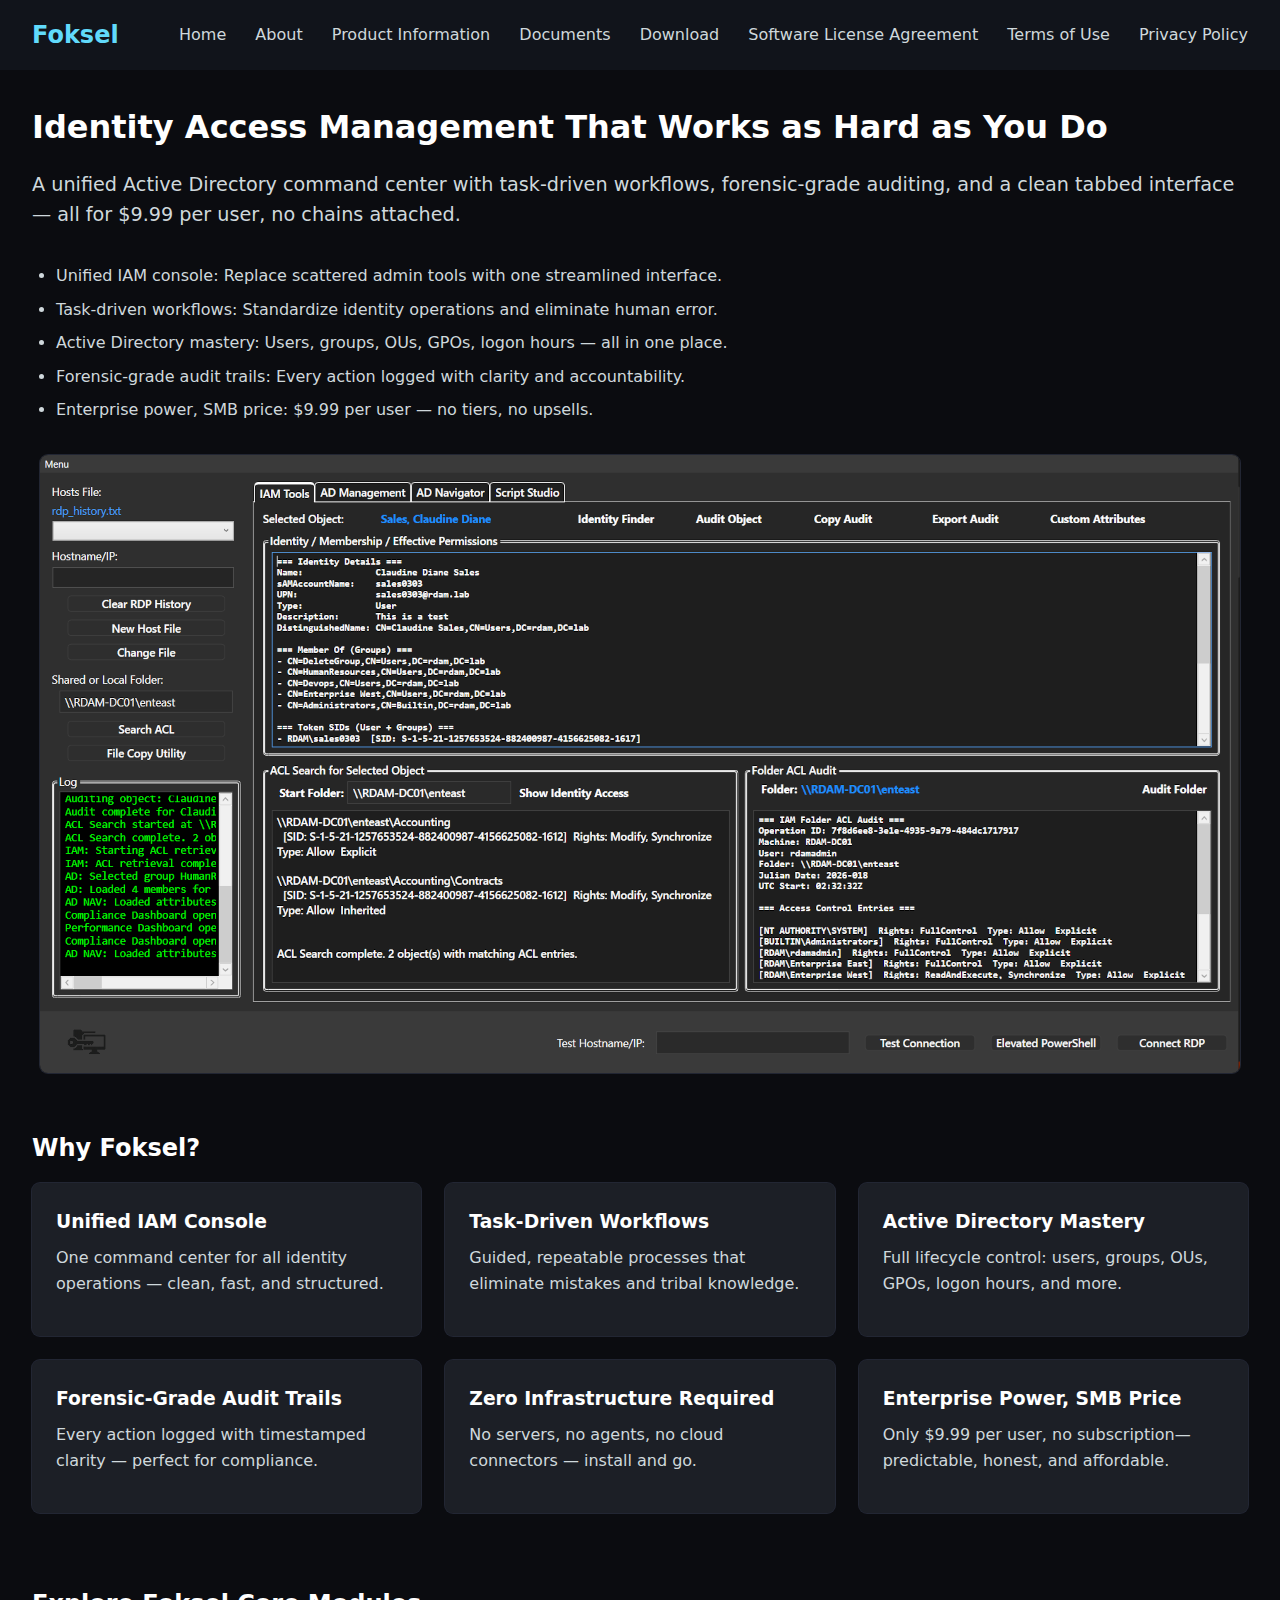
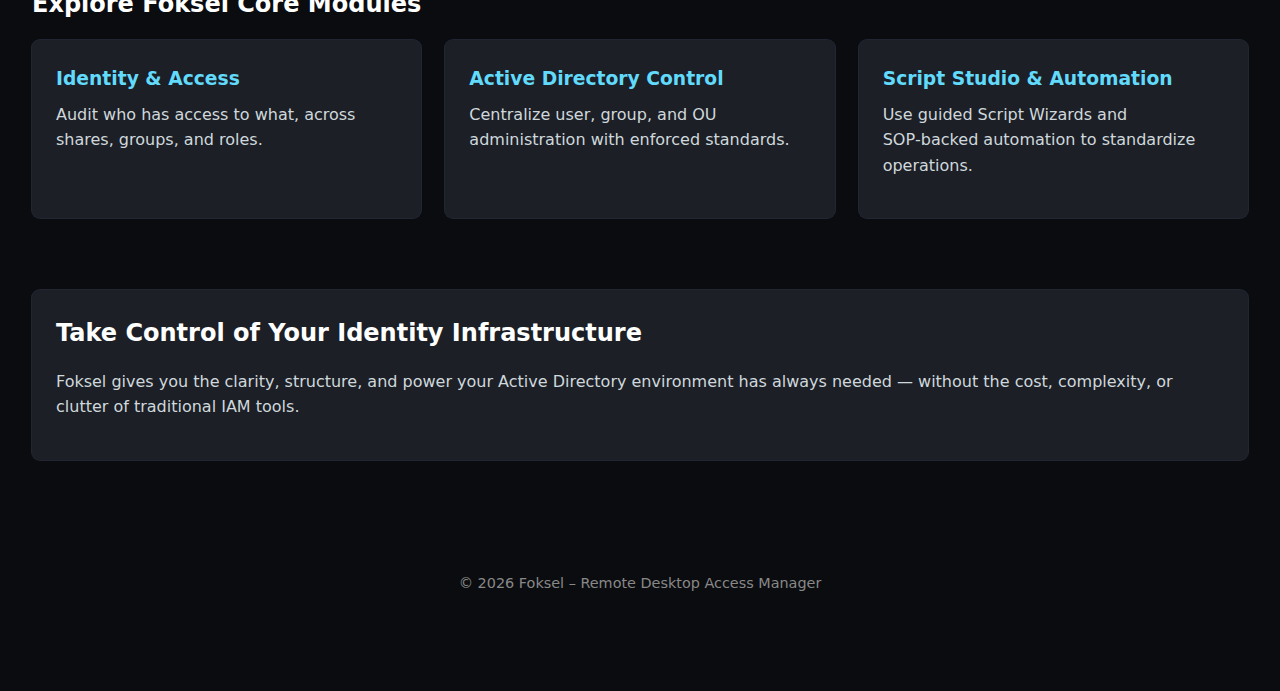
<file: index.html>
<!DOCTYPE html>
<html lang="en">
<head>
    <meta charset="UTF-8">
    <meta name="viewport" content="width=device-width, initial-scale=1.0">
    <title>Foksel – Identity Access Management That Works as Hard as You Do</title>
    <link rel="stylesheet" href="styles.css">
</head>
<body>

    <header>
        <div class="logo">Foksel</div>
        <nav>
            <a href="index.html">Home</a>
            <a href="about.html">About</a>
            <a href="products.html">Product Information</a>
            <a href="documents.html">Documents</a>
            <a href="download.html">Download</a>
            <a href="license.html">Software License Agreement</a> 
            <a href="terms-of-use.html">Terms of Use</a> 
            <a href="privacy.html">Privacy Policy</a>
        </nav>
    </header>

    <main>

        <!-- HERO SECTION -->
        <section class="section hero">
            <h1 class="hero-title">Identity Access Management That Works as Hard as You Do</h1>
            <p class="hero-subtitle">
                A unified Active Directory command center with task‑driven workflows, forensic‑grade auditing,
                and a clean tabbed interface — all for $9.99 per user, no chains attached.
            </p>

            <ul class="hero-points">
                <li>Unified IAM console: Replace scattered admin tools with one streamlined interface.</li>
                <li>Task‑driven workflows: Standardize identity operations and eliminate human error.</li>
                <li>Active Directory mastery: Users, groups, OUs, GPOs, logon hours — all in one place.</li>
                <li>Forensic‑grade audit trails: Every action logged with clarity and accountability.</li>
                <li>Enterprise power, SMB price: $9.99 per user — no tiers, no upsells.</li>
            </ul>
            <div class="hero-screenshot">
                <img src="images/ShowIdentityAccessScaled.png" alt="RDAM Identity Access Screenshot">
            </div>

        </section>


        <!-- VALUE PROPOSITION GRID -->
        <section class="section">
            <h2>Why Foksel?</h2>

            <div class="grid-3">
                <div class="card">
                    <h3>Unified IAM Console</h3>
                    <p>One command center for all identity operations — clean, fast, and structured.</p>
                </div>

                <div class="card">
                    <h3>Task‑Driven Workflows</h3>
                    <p>Guided, repeatable processes that eliminate mistakes and tribal knowledge.</p>
                </div>

                <div class="card">
                    <h3>Active Directory Mastery</h3>
                    <p>Full lifecycle control: users, groups, OUs, GPOs, logon hours, and more.</p>
                </div>
            </div>

            <div class="grid-3">
                <div class="card">
                    <h3>Forensic‑Grade Audit Trails</h3>
                    <p>Every action logged with timestamped clarity — perfect for compliance.</p>
                </div>

                <div class="card">
                    <h3>Zero Infrastructure Required</h3>
                    <p>No servers, no agents, no cloud connectors — install and go.</p>
                </div>

                <div class="card">
                    <h3>Enterprise Power, SMB Price</h3>
                    <p>Only $9.99 per user, no subscription— predictable, honest, and affordable.</p>
                </div>
            </div>
        </section>

        <!-- ORIGINAL 3-CARD FEATURE PREVIEW -->
        <section class="section">
            <h2>Explore Foksel Core Modules</h2>

            <div class="grid-3">

                <div class="card">
                    <h3><a href="products.html#identity-access" class="card-link-heading">Identity &amp; Access</a></h3>
                    <p>Audit who has access to what, across shares, groups, and roles.</p>
                </div>

                <div class="card">
                    <h3><a href="products.html#ad-control" class="card-link-heading">Active Directory Control</a></h3>
                    <p>Centralize user, group, and OU administration with enforced standards.</p>
                </div>

                <div class="card">
                    <h3><a href="products.html#script-studio" class="card-link-heading">Script Studio &amp; Automation</a></h3>
                    <p>Use guided Script Wizards and SOP‑backed automation to standardize operations.</p>
                </div>

            </div>
        </section>

        <!-- FINAL CALL TO ACTION -->
        <section class="section">
            <div class="card">
                <h2>Take Control of Your Identity Infrastructure</h2>
                <p>
                    Foksel gives you the clarity, structure, and power your Active Directory environment has always needed —
                    without the cost, complexity, or clutter of traditional IAM tools.
                </p>
                
            </div>
        </section>

    </main>

    <footer>
        &copy; <span id="year"></span> Foksel – Remote Desktop Access Manager
    </footer>

    <script>
        document.getElementById("year").textContent = new Date().getFullYear();
    </script>

</body>
</html>
</file>
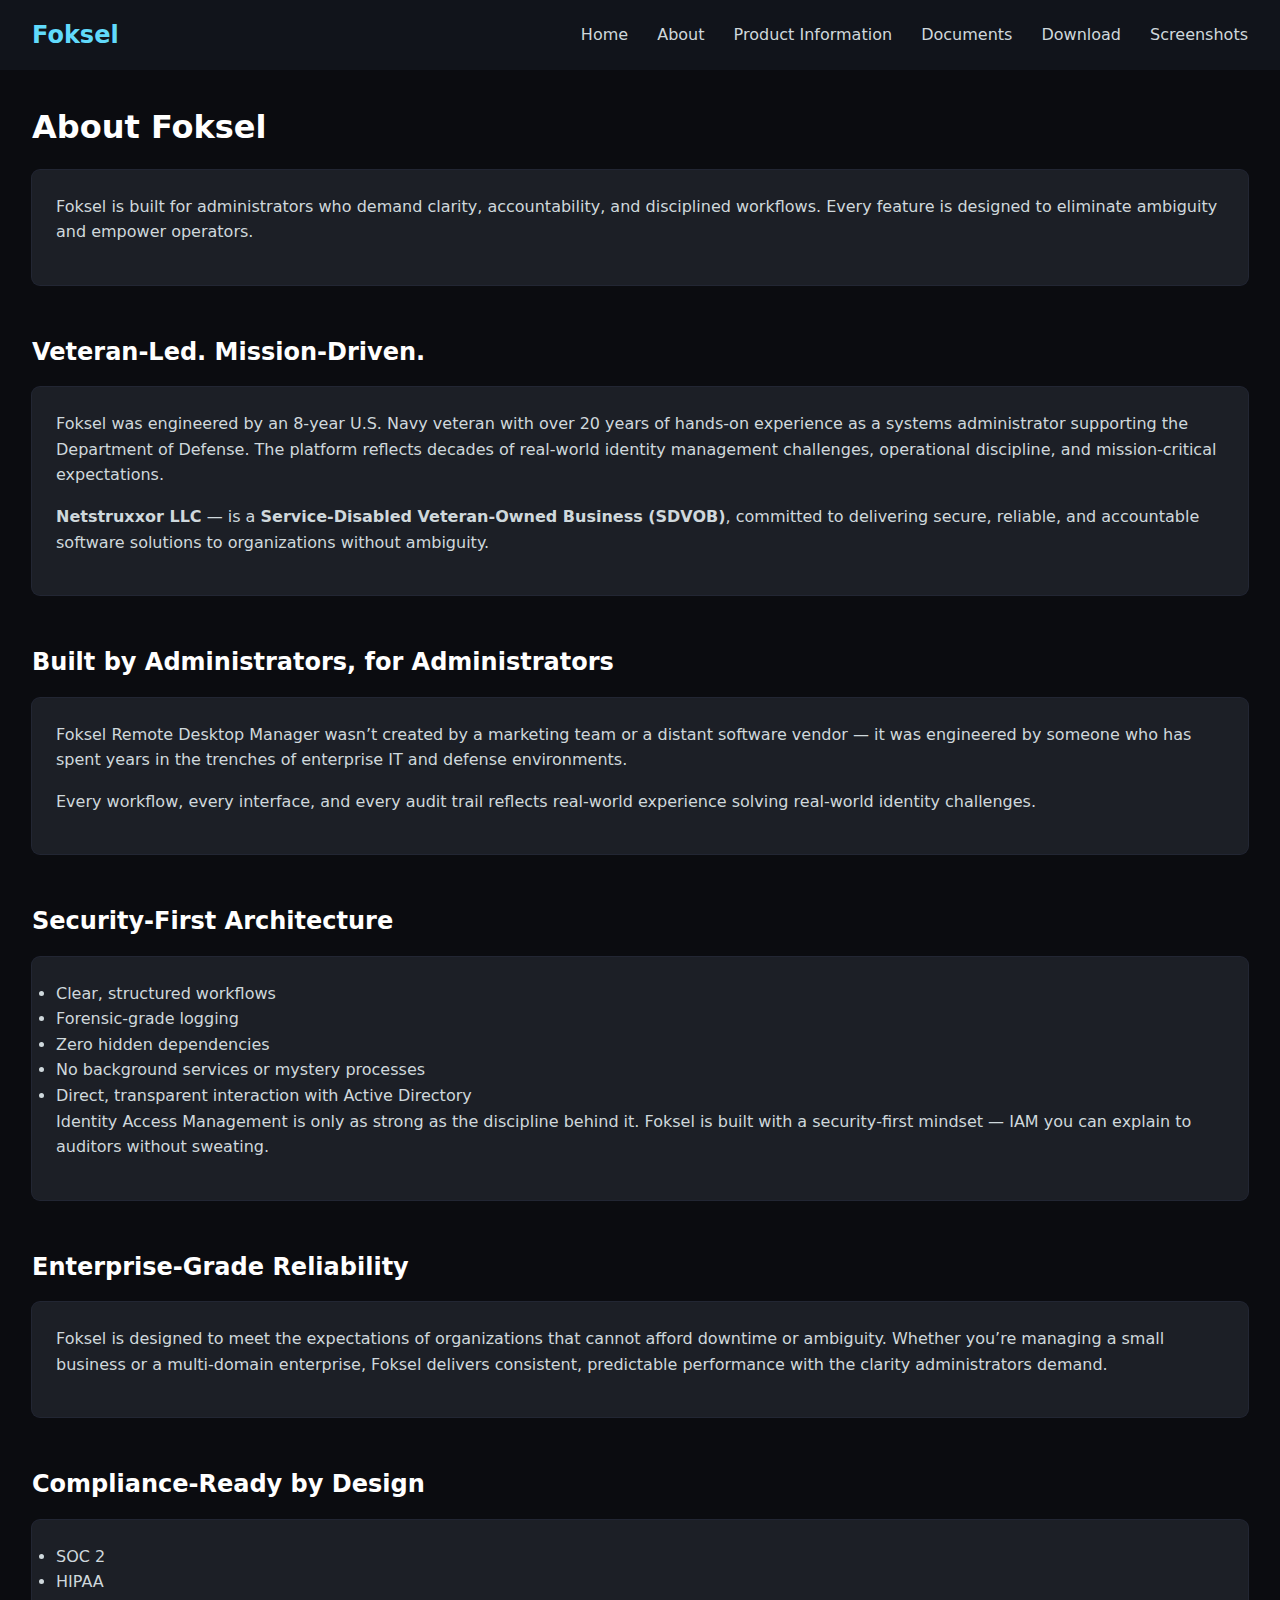
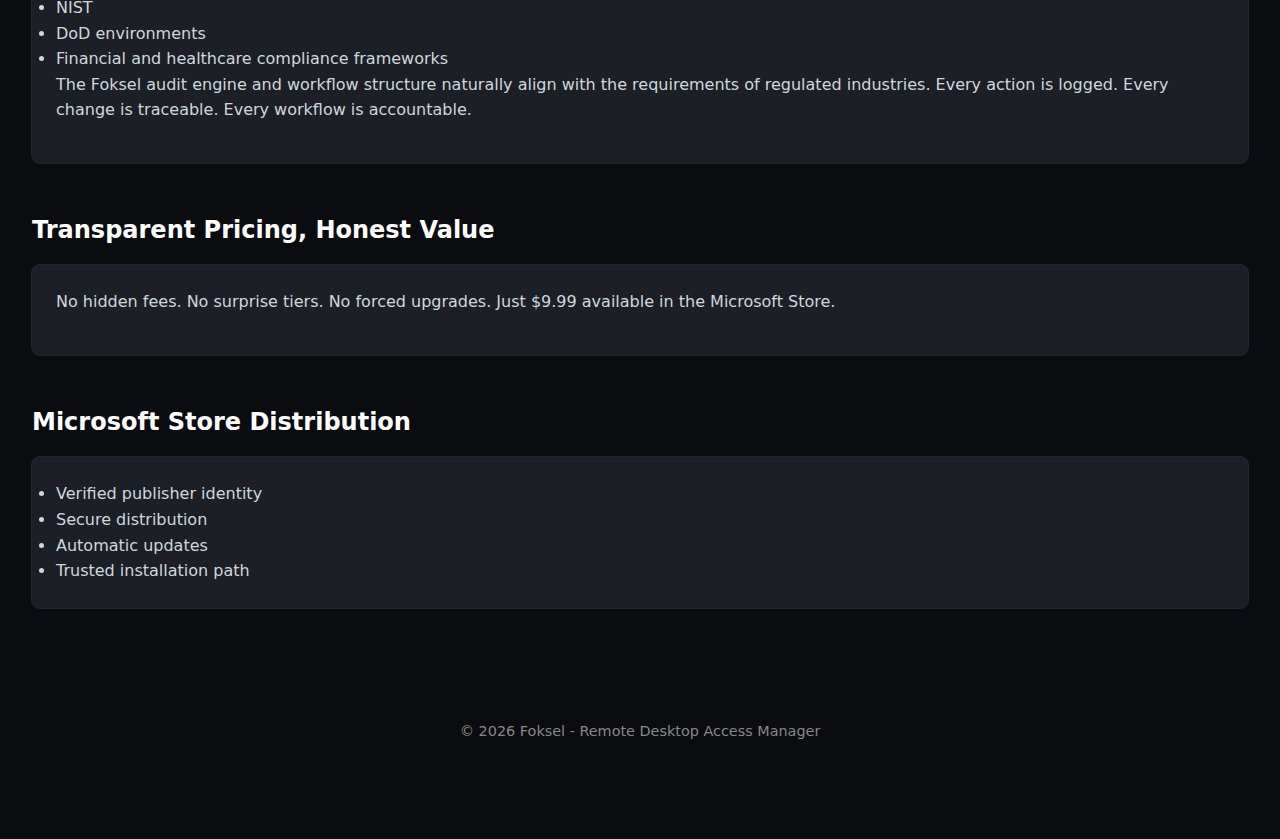
<file: about.html>
<!DOCTYPE html>
<html lang="en">
<head>
    <meta charset="UTF-8">
    <title>About Foksel</title>
    <link rel="stylesheet" href="styles.css">
</head>
<body>

    <header>
        <div class="logo">Foksel</div>
        <nav>
            <a href="index.html">Home</a>
            <a href="about.html">About</a>
            <a href="products.html">Product Information</a>
            <a href="documents.html">Documents</a>
            <a href="download.html">Download</a>
            <a href="screenshots.html">Screenshots</a>
        </nav>
    </header>

    <main>

        <!-- ABOUT Foksel -->
        <section class="section">
            <h1>About Foksel</h1>
            <div class="card">
                <p>
                    Foksel is built for administrators who demand clarity, accountability, and disciplined workflows.
                    Every feature is designed to eliminate ambiguity and empower operators.
                </p>
            </div>
        </section>

        <!-- FOUNDER BACKGROUND -->
        <section class="section">
            <h2>Veteran‑Led. Mission‑Driven.</h2>
            <div class="card">
                <p>
                    Foksel was engineered by an 8‑year U.S. Navy veteran with over 20 years of hands‑on experience as a
                    systems administrator supporting the Department of Defense. The platform reflects decades of real‑world
                    identity management challenges, operational discipline, and mission‑critical expectations.
                </p>
                <p>
                    <strong>Netstruxxor LLC</strong> — is a <strong>Service‑Disabled Veteran‑Owned Business (SDVOB)</strong>, 
                    committed to delivering secure,
                    reliable, and accountable software solutions to organizations without ambiguity.
                </p>
            </div>
        </section>

        <!-- TRUST & CREDIBILITY SECTION -->
        <section class="section">
            <h2>Built by Administrators, for Administrators</h2>
            <div class="card">
                <p>
                    Foksel Remote Desktop Manager wasn’t created by a marketing team or a distant software vendor — it was engineered by someone who
                    has spent years in the trenches of enterprise IT and defense environments.
                </p>
                <p>
                    Every workflow, every interface, and every audit trail reflects real‑world experience solving
                    real‑world identity challenges.
                </p>
            </div>
        </section>

        <section class="section">
            <h2>Security‑First Architecture</h2>
            <div class="card">
                <ul>
                    <li>Clear, structured workflows</li>
                    <li>Forensic‑grade logging</li>
                    <li>Zero hidden dependencies</li>
                    <li>No background services or mystery processes</li>
                    <li>Direct, transparent interaction with Active Directory</li>
                </ul>
                <p>
                    Identity Access Management is only as strong as the discipline behind it. Foksel is built with a
                    security‑first mindset — IAM you can explain to auditors without sweating.
                </p>
            </div>
        </section>

        <section class="section">
            <h2>Enterprise‑Grade Reliability</h2>
            <div class="card">
                <p>
                    Foksel is designed to meet the expectations of organizations that cannot afford downtime or ambiguity.
                    Whether you’re managing a small business or a multi‑domain enterprise, Foksel delivers consistent,
                    predictable performance with the clarity administrators demand.
                </p>
            </div>
        </section>

        <section class="section">
            <h2>Compliance‑Ready by Design</h2>
            <div class="card">
                <ul>
                    <li>SOC 2</li>
                    <li>HIPAA</li>
                    <li>NIST</li>
                    <li>DoD environments</li>
                    <li>Financial and healthcare compliance frameworks</li>
                </ul>
                <p>
                    The Foksel audit engine and workflow structure naturally align with the requirements of regulated industries.
                    Every action is logged. Every change is traceable. Every workflow is accountable.
                </p>
            </div>
        </section>

        <section class="section">
            <h2>Transparent Pricing, Honest Value</h2>
            <div class="card">
                <p>
                    No hidden fees. No surprise tiers. No forced upgrades. Just $9.99 available in the Microsoft Store.
                    
                </p>
            </div>
        </section>

        <section class="section">
            <h2>Microsoft Store Distribution</h2>
            <div class="card">
                <ul>
                    <li>Verified publisher identity</li>
                    <li>Secure distribution</li>
                    <li>Automatic updates</li>
                    <li>Trusted installation path</li>
                </ul>
            </div>
        </section>

    </main>

    <footer>
        &copy; <span id="year"></span> Foksel - Remote Desktop Access Manager
    </footer>

    <script>
        document.getElementById("year").textContent = new Date().getFullYear();
    </script>

</body>
</html>
</file>
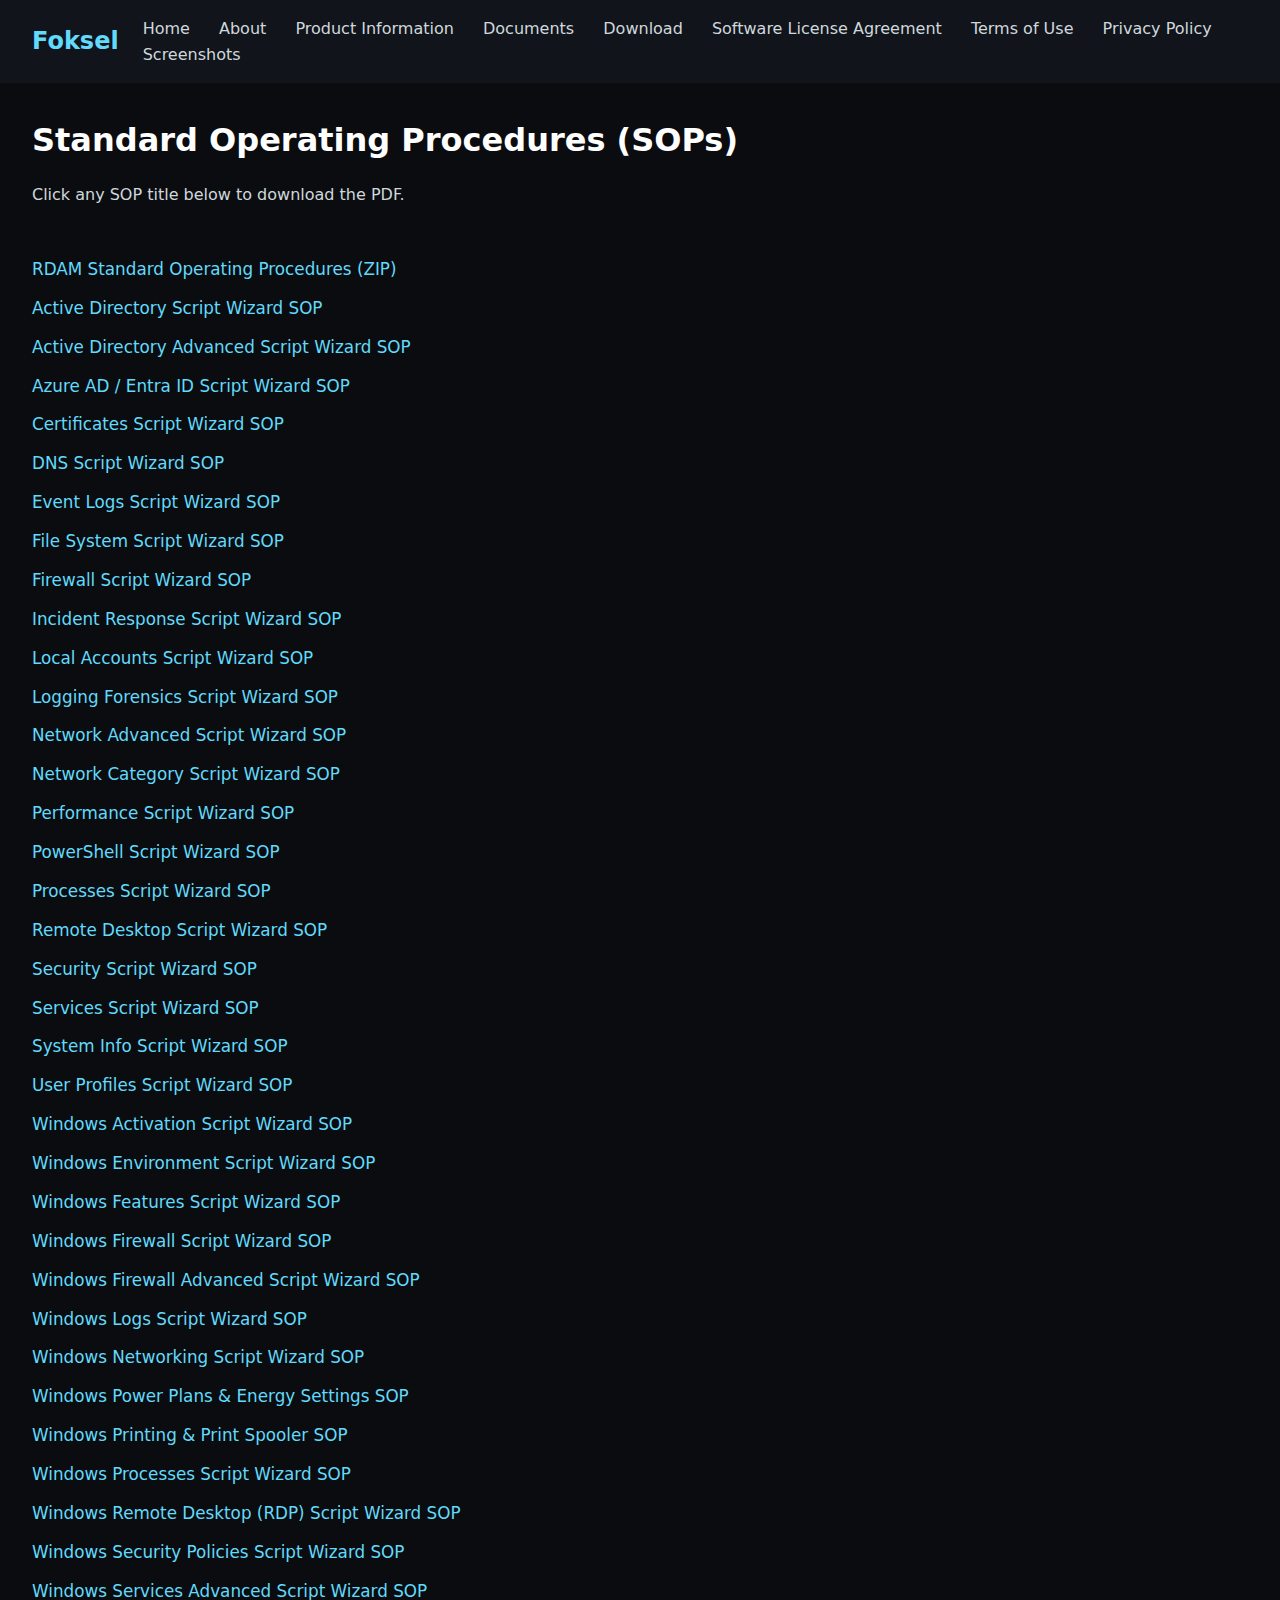
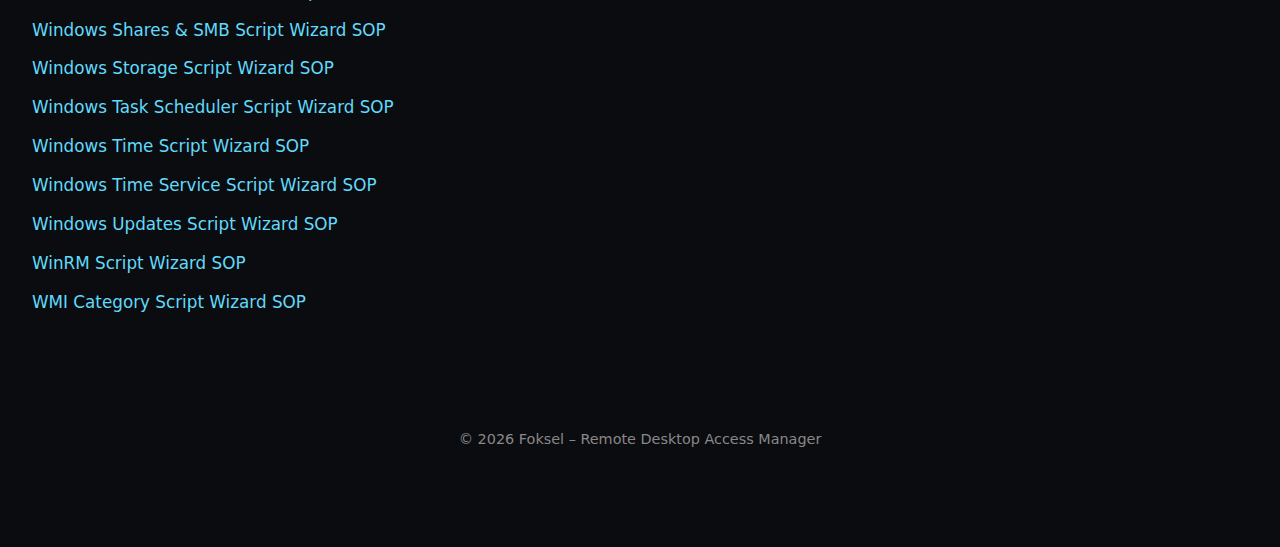
<file: documents.html>
<!DOCTYPE html>
<html lang="en">
<head>
    <meta charset="UTF-8">
    <title>Foksel RDAM Documents</title>
    <link rel="stylesheet" href="styles.css">
</head>
<body>

    <header>
        <div class="logo">Foksel</div>
        <nav>
            <a href="index.html">Home</a>
            <a href="about.html">About</a>
            <a href="products.html">Product Information</a>
            <a href="documents.html">Documents</a>
            <a href="download.html">Download</a>
            <a href="license.html">Software License Agreement</a> 
            <a href="terms-of-use.html">Terms of Use</a> 
            <a href="privacy.html">Privacy Policy</a>
            <a href="screenshots.html">Screenshots</a>
        </nav>
    </header>

    <main>
        <section class="section">
            <h1>Standard Operating Procedures (SOPs)</h1>
            <p>Click any SOP title below to download the PDF.</p>
        </section>

        <section class="section">
            <ul class="doc-list">

                <!-- ZIP FILE FIRST -->
                <li><a href="documents/Foksel RDAM Standard Operating Procedures.zip" download>RDAM Standard Operating Procedures (ZIP)</a></li>

                <!-- ORIGINAL LIST BELOW -->
                <li><a href="documents/ActiveDirectory_SOP.pdf" download>Active Directory Script Wizard SOP</a></li>
                <li><a href="documents/AdvancedAD_SOP.pdf" download>Active Directory Advanced Script Wizard SOP</a></li>
                <li><a href="documents/AzureAD_SOP.pdf" download>Azure AD / Entra ID Script Wizard SOP</a></li>
                <li><a href="documents/Certificates_SOP.pdf" download>Certificates Script Wizard SOP</a></li>
                <li><a href="documents/DNS_SOP.pdf" download>DNS Script Wizard SOP</a></li>
                <li><a href="documents/EventLogs_SOP.pdf" download>Event Logs Script Wizard SOP</a></li>
                <li><a href="documents/FileSystem_SOP.pdf" download>File System Script Wizard SOP</a></li>
                <li><a href="documents/Firewall_SOP.pdf" download>Firewall Script Wizard SOP</a></li>
                <li><a href="documents/IncidentResponse_SOP.pdf" download>Incident Response Script Wizard SOP</a></li>
                <li><a href="documents/LocalAccounts_SOP.pdf" download>Local Accounts Script Wizard SOP</a></li>
                <li><a href="documents/LoggingForensics_SOP.pdf" download>Logging Forensics Script Wizard SOP</a></li>
                <li><a href="documents/NetworkAdvanced_SOP.pdf" download>Network Advanced Script Wizard SOP</a></li>
                <li><a href="documents/NetworkCategory_SOP.pdf" download>Network Category Script Wizard SOP</a></li>
                <li><a href="documents/Performance_SOP.pdf" download>Performance Script Wizard SOP</a></li>
                <li><a href="documents/PowerShell_SOP.pdf" download>PowerShell Script Wizard SOP</a></li>
                <li><a href="documents/Processes_SOP.pdf" download>Processes Script Wizard SOP</a></li>
                <li><a href="documents/RemoteDesktop_SOP.pdf" download>Remote Desktop Script Wizard SOP</a></li>
                <li><a href="documents/Security_SOP.pdf" download>Security Script Wizard SOP</a></li>
                <li><a href="documents/Services_SOP.pdf" download>Services Script Wizard SOP</a></li>
                <li><a href="documents/SystemInfo_SOP.pdf" download>System Info Script Wizard SOP</a></li>
                <li><a href="documents/UserProfiles_SOP.pdf" download>User Profiles Script Wizard SOP</a></li>
                <li><a href="documents/WindowsActivation_SOP.pdf" download>Windows Activation Script Wizard SOP</a></li>
                <li><a href="documents/WindowsEnvironment_SOP.pdf" download>Windows Environment Script Wizard SOP</a></li>
                <li><a href="documents/WindowsFeatures_SOP.pdf" download>Windows Features Script Wizard SOP</a></li>
                <li><a href="documents/WindowsFirewall_SOP.pdf" download>Windows Firewall Script Wizard SOP</a></li>
                <li><a href="documents/WindowsFirewallAdvanced_SOP.pdf" download>Windows Firewall Advanced Script Wizard SOP</a></li>
                <li><a href="documents/WindowsLogs_SOP.pdf" download>Windows Logs Script Wizard SOP</a></li>
                <li><a href="documents/WindowsNetworking_SOP.pdf" download>Windows Networking Script Wizard SOP</a></li>
                <li><a href="documents/WindowsPowerPlans_SOP.pdf" download>Windows Power Plans & Energy Settings SOP</a></li>
                <li><a href="documents/WindowsPrinting_SOP.pdf" download>Windows Printing & Print Spooler SOP</a></li>
                <li><a href="documents/WindowsProcesses_SOP.pdf" download>Windows Processes Script Wizard SOP</a></li>
                <li><a href="documents/WindowsRDP_SOP.pdf" download>Windows Remote Desktop (RDP) Script Wizard SOP</a></li>
                <li><a href="documents/WindowsSecurityPolicies_SOP.pdf" download>Windows Security Policies Script Wizard SOP</a></li>
                <li><a href="documents/WindowsServicesAdvanced_SOP.pdf" download>Windows Services Advanced Script Wizard SOP</a></li>
                <li><a href="documents/WindowsShares_SOP.pdf" download>Windows Shares & SMB Script Wizard SOP</a></li>
                <li><a href="documents/WindowsStorage_SOP.pdf" download>Windows Storage Script Wizard SOP</a></li>
                <li><a href="documents/WindowsTaskScheduler_SOP.pdf" download>Windows Task Scheduler Script Wizard SOP</a></li>
                <li><a href="documents/WindowsTime_SOP.pdf" download>Windows Time Script Wizard SOP</a></li>
                <li><a href="documents/WindowsTimeService_SOP.pdf" download>Windows Time Service Script Wizard SOP</a></li>
                <li><a href="documents/WindowsUpdates_SOP.pdf" download>Windows Updates Script Wizard SOP</a></li>
                <li><a href="documents/WinRM_SOP.pdf" download>WinRM Script Wizard SOP</a></li>
                <li><a href="documents/WMI_SOP.pdf" download>WMI Category Script Wizard SOP</a></li>

            </ul>
        </section>

    </main>

    <footer>
        &copy; <span id="year"></span> Foksel – Remote Desktop Access Manager
    </footer>

    <script>
        document.getElementById("year").textContent = new Date().getFullYear();
    </script>

</body>
</html>
</file>
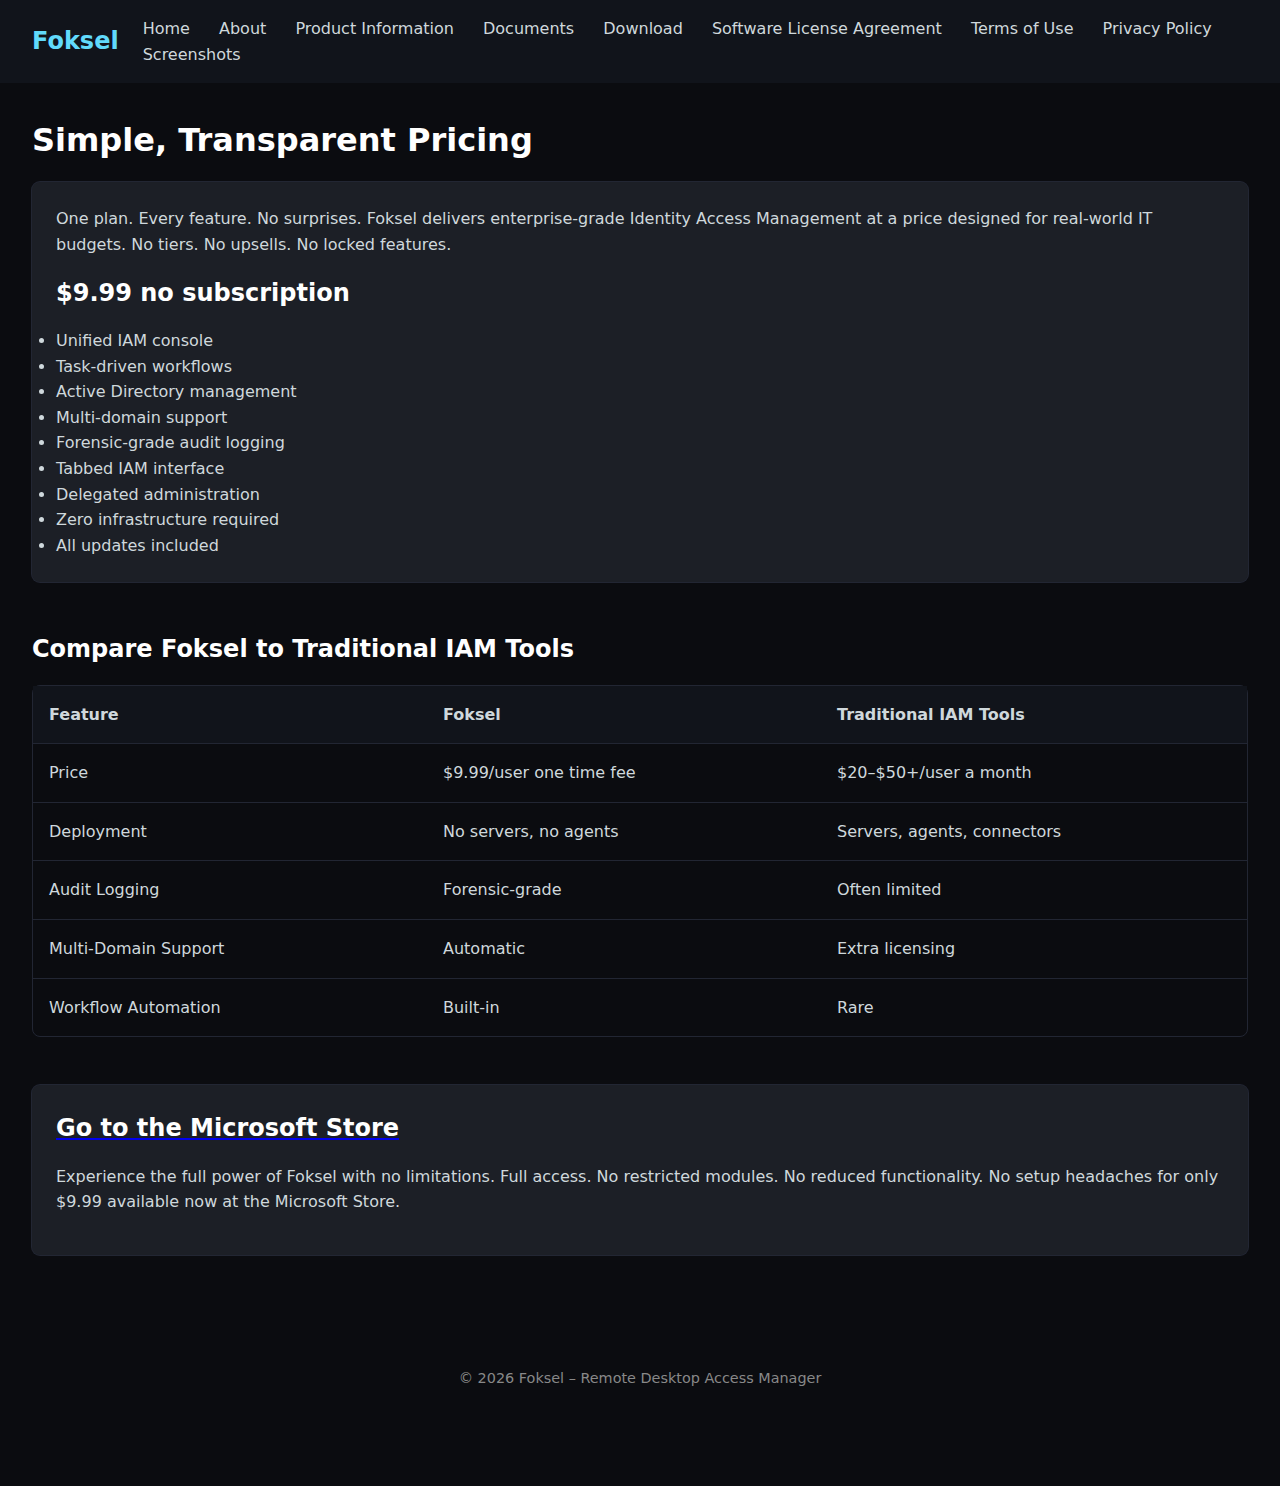
<file: download.html>
<!DOCTYPE html>
<html lang="en">
<head>
    <meta charset="UTF-8">
    <meta name="viewport" content="width=device-width, initial-scale=1.0">
    <title>Download Foksel</title>
    <link rel="stylesheet" href="styles.css">
</head>
<body>

    <header>
        <div class="logo">Foksel</div>
        <nav>
            <a href="index.html">Home</a>
            <a href="about.html">About</a>
            <a href="products.html">Product Information</a>
            <a href="documents.html">Documents</a>
            <a href="download.html">Download</a>
            <a href="license.html">Software License Agreement</a> 
            <a href="terms-of-use.html">Terms of Use</a> 
            <a href="privacy.html">Privacy Policy</a>
            <a href="screenshots.html">Screenshots</a>
        </nav>
    </header>

    <main>

        <!-- PRICING SECTION -->
        <section class="section">
            <h1>Simple, Transparent Pricing</h1>
            <div class="card">
                <p>
                    One plan. Every feature. No surprises. Foksel delivers enterprise‑grade Identity Access Management at a price
                    designed for real‑world IT budgets. No tiers. No upsells. No locked features.
                </p>

                <h2>$9.99 no subscription</h2>

                <ul>
                    <li>Unified IAM console</li>
                    <li>Task‑driven workflows</li>
                    <li>Active Directory management</li>
                    <li>Multi‑domain support</li>
                    <li>Forensic‑grade audit logging</li>
                    <li>Tabbed IAM interface</li>
                    <li>Delegated administration</li>
                    <li>Zero infrastructure required</li>
                    <li>All updates included</li>
                </ul>
            </div>
        </section>        

        <!-- PRICING COMPARISON TABLE -->
        <section class="section">
            <h2>Compare Foksel to Traditional IAM Tools</h2>

            <div class="comparison-grid">
                <div class="comparison-row header">
                    <div>Feature</div>
                    <div>Foksel</div>
                    <div>Traditional IAM Tools</div>
                </div>

                <div class="comparison-row">
                    <div>Price</div>
                    <div>$9.99/user one time fee</div>
                    <div>$20–$50+/user a month</div>
                </div>

                <div class="comparison-row">
                    <div>Deployment</div>
                    <div>No servers, no agents</div>
                    <div>Servers, agents, connectors</div>
                </div>

                <div class="comparison-row">
                    <div>Audit Logging</div>
                    <div>Forensic‑grade</div>
                    <div>Often limited</div>
                </div>

                <div class="comparison-row">
                    <div>Multi‑Domain Support</div>
                    <div>Automatic</div>
                    <div>Extra licensing</div>
                </div>

                <div class="comparison-row">
                    <div>Workflow Automation</div>
                    <div>Built‑in</div>
                    <div>Rare</div>
                </div>
            </div>
        </section>

        <!-- CALL TO ACTION -->
        <section class="section">
            <div class="card">
                <a href="https://apps.microsoft.com/detail/9NX996R4966J?hl=en-us&gl=US&ocid=pdpshare" target="_blank">
                    <h2>Go to the Microsoft Store</h2>
                </a>
                <p>
                    Experience the full power of Foksel with no limitations. Full access. No restricted modules. No reduced functionality.
                    No setup headaches for only $9.99 available now at the Microsoft Store.
                </p>
            </div>
        </section>

    </main>

    <footer>
        &copy; <span id="year"></span> Foksel – Remote Desktop Access Manager
    </footer>

    <script>
        document.getElementById("year").textContent = new Date().getFullYear();
    </script>

</body>
</html>
</file>
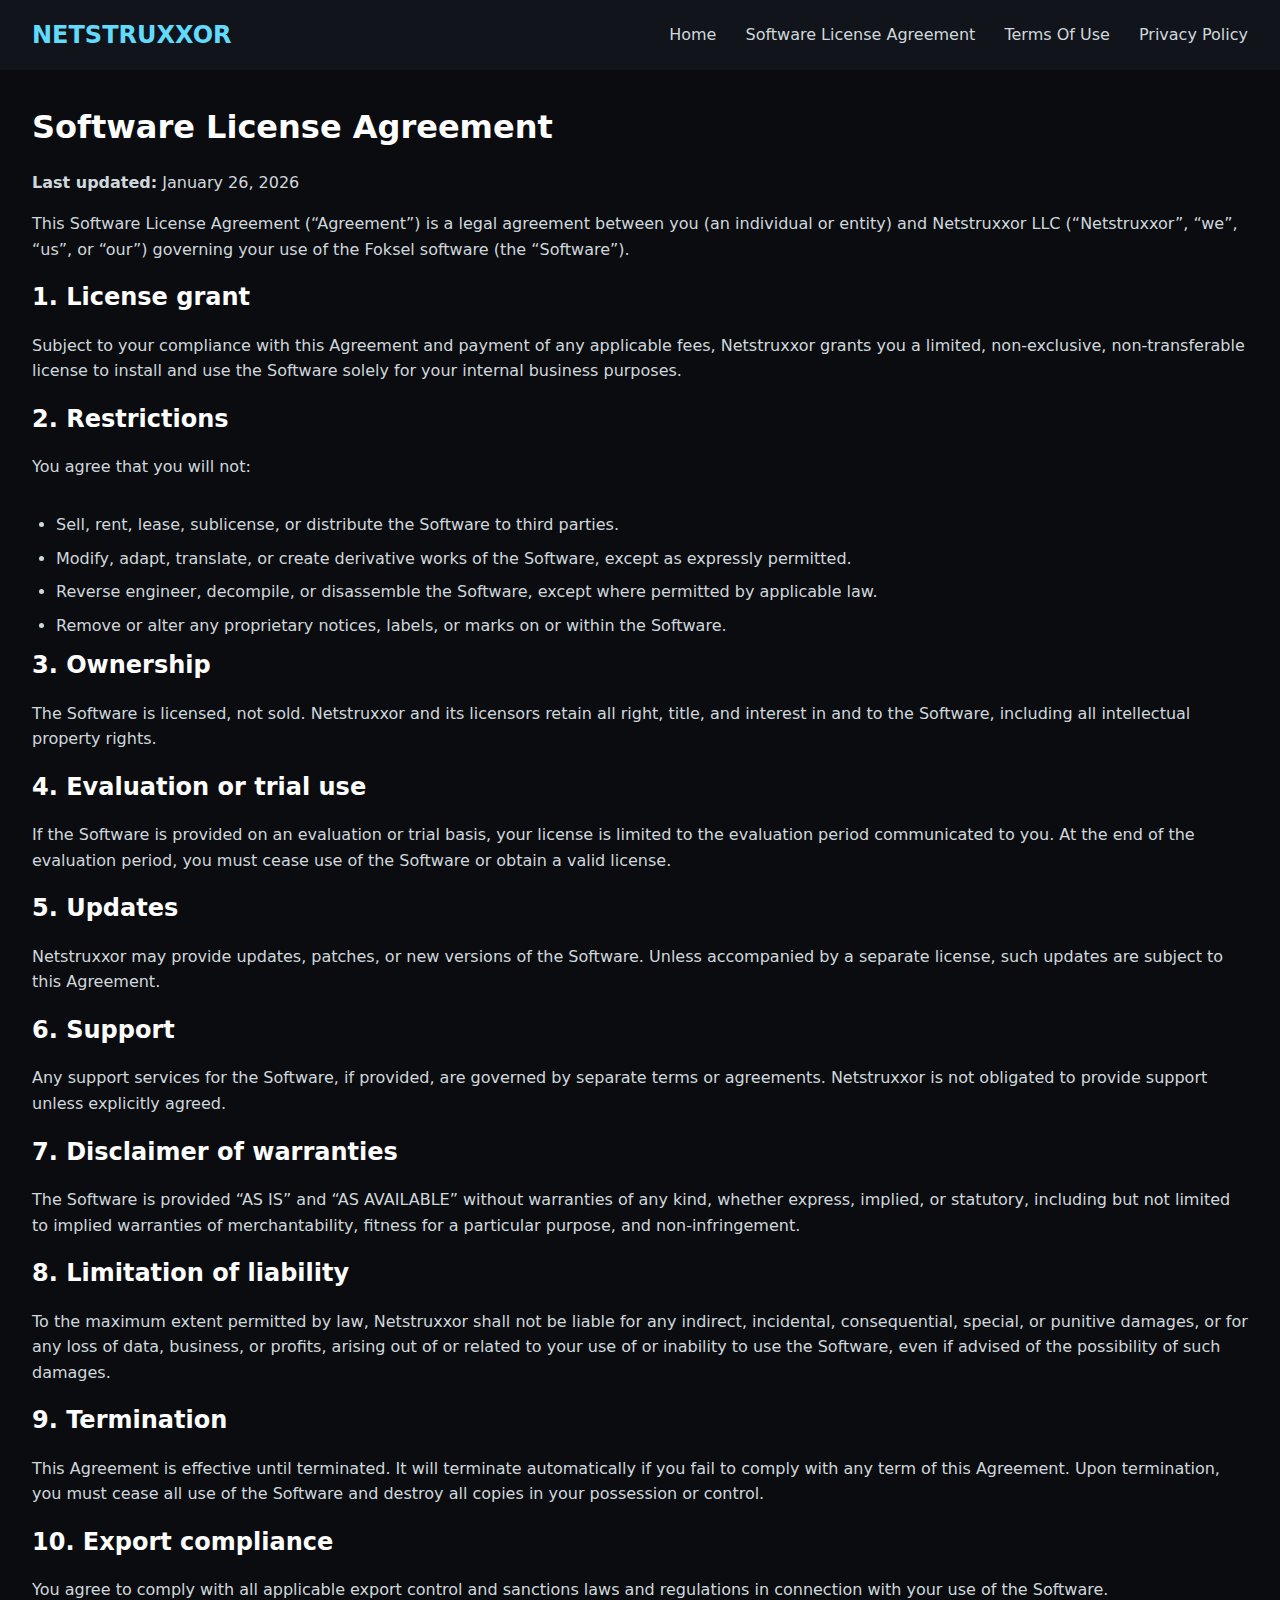
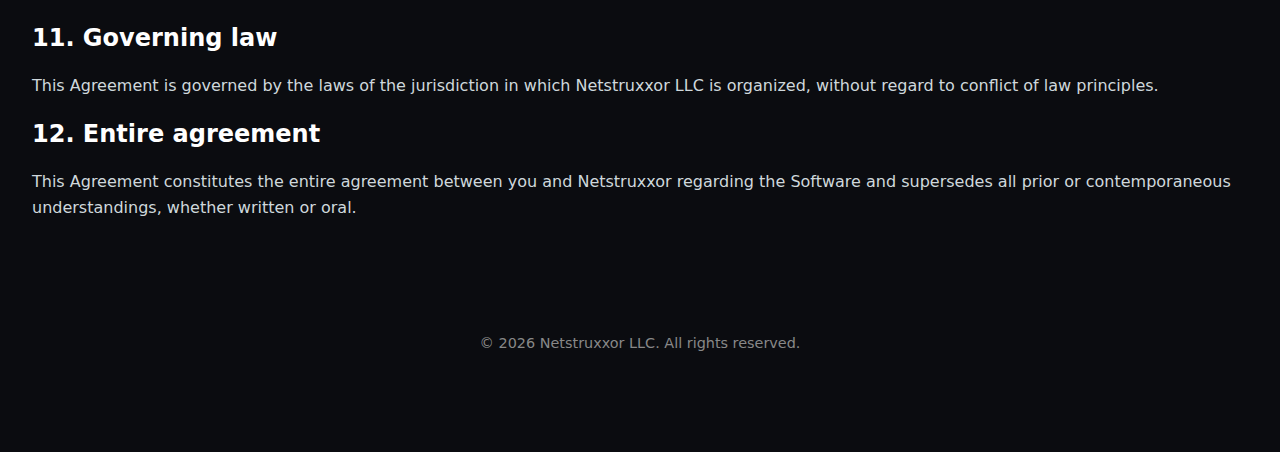
<file: license.html>
<!DOCTYPE html>
<html lang="en">
<head>
    <meta charset="UTF-8">
    <title>Software License Agreement | Foksel</title>
    <meta name="viewport" content="width=device-width, initial-scale=1">
    <link rel="stylesheet" href="styles.css">
</head>
<body>
<header>
    <div class="logo">NETSTRUXXOR</div>
    <nav>
        <a href="index.html">Home</a>
        <a href="license.html">Software License Agreement</a>
        <a href="terms-of-use.html">Terms Of Use</a>
        <a href="privacy.html">Privacy Policy</a>
    </nav>
</header>

<main>
    <section class="section">
        <h1>Software License Agreement</h1>
        <p><strong>Last updated:</strong> January 26, 2026</p>

        <p>
            This Software License Agreement (“Agreement”) is a legal agreement between you (an individual or entity)
            and Netstruxxor LLC (“Netstruxxor”, “we”, “us”, or “our”) governing your use of the Foksel software
            (the “Software”).
        </p>

        <h2>1. License grant</h2>
        <p>
            Subject to your compliance with this Agreement and payment of any applicable fees, Netstruxxor grants you a
            limited, non-exclusive, non-transferable license to install and use the Software solely for your internal
            business purposes.
        </p>

        <h2>2. Restrictions</h2>
        <p>You agree that you will not:</p>
        <ul class="hero-points">
            <li>Sell, rent, lease, sublicense, or distribute the Software to third parties.</li>
            <li>Modify, adapt, translate, or create derivative works of the Software, except as expressly permitted.</li>
            <li>Reverse engineer, decompile, or disassemble the Software, except where permitted by applicable law.</li>
            <li>Remove or alter any proprietary notices, labels, or marks on or within the Software.</li>
        </ul>

        <h2>3. Ownership</h2>
        <p>
            The Software is licensed, not sold. Netstruxxor and its licensors retain all right, title, and interest in
            and to the Software, including all intellectual property rights.
        </p>

        <h2>4. Evaluation or trial use</h2>
        <p>
            If the Software is provided on an evaluation or trial basis, your license is limited to the evaluation period
            communicated to you. At the end of the evaluation period, you must cease use of the Software or obtain a
            valid license.
        </p>

        <h2>5. Updates</h2>
        <p>
            Netstruxxor may provide updates, patches, or new versions of the Software. Unless accompanied by a separate
            license, such updates are subject to this Agreement.
        </p>

        <h2>6. Support</h2>
        <p>
            Any support services for the Software, if provided, are governed by separate terms or agreements. Netstruxxor
            is not obligated to provide support unless explicitly agreed.
        </p>

        <h2>7. Disclaimer of warranties</h2>
        <p>
            The Software is provided “AS IS” and “AS AVAILABLE” without warranties of any kind, whether express, implied,
            or statutory, including but not limited to implied warranties of merchantability, fitness for a particular
            purpose, and non-infringement.
        </p>

        <h2>8. Limitation of liability</h2>
        <p>
            To the maximum extent permitted by law, Netstruxxor shall not be liable for any indirect, incidental,
            consequential, special, or punitive damages, or for any loss of data, business, or profits, arising out of
            or related to your use of or inability to use the Software, even if advised of the possibility of such
            damages.
        </p>

        <h2>9. Termination</h2>
        <p>
            This Agreement is effective until terminated. It will terminate automatically if you fail to comply with any
            term of this Agreement. Upon termination, you must cease all use of the Software and destroy all copies in
            your possession or control.
        </p>

        <h2>10. Export compliance</h2>
        <p>
            You agree to comply with all applicable export control and sanctions laws and regulations in connection with
            your use of the Software.
        </p>

        <h2>11. Governing law</h2>
        <p>
            This Agreement is governed by the laws of the jurisdiction in which Netstruxxor LLC is organized, without
            regard to conflict of law principles.
        </p>

        <h2>12. Entire agreement</h2>
        <p>
            This Agreement constitutes the entire agreement between you and Netstruxxor regarding the Software and
            supersedes all prior or contemporaneous understandings, whether written or oral.
        </p>
    </section>
</main>

<footer>
    &copy; <span id="year"></span> Netstruxxor LLC. All rights reserved.
</footer>

<script>
    document.getElementById('year').textContent = new Date().getFullYear();
</script>
</body>
</html>
</file>
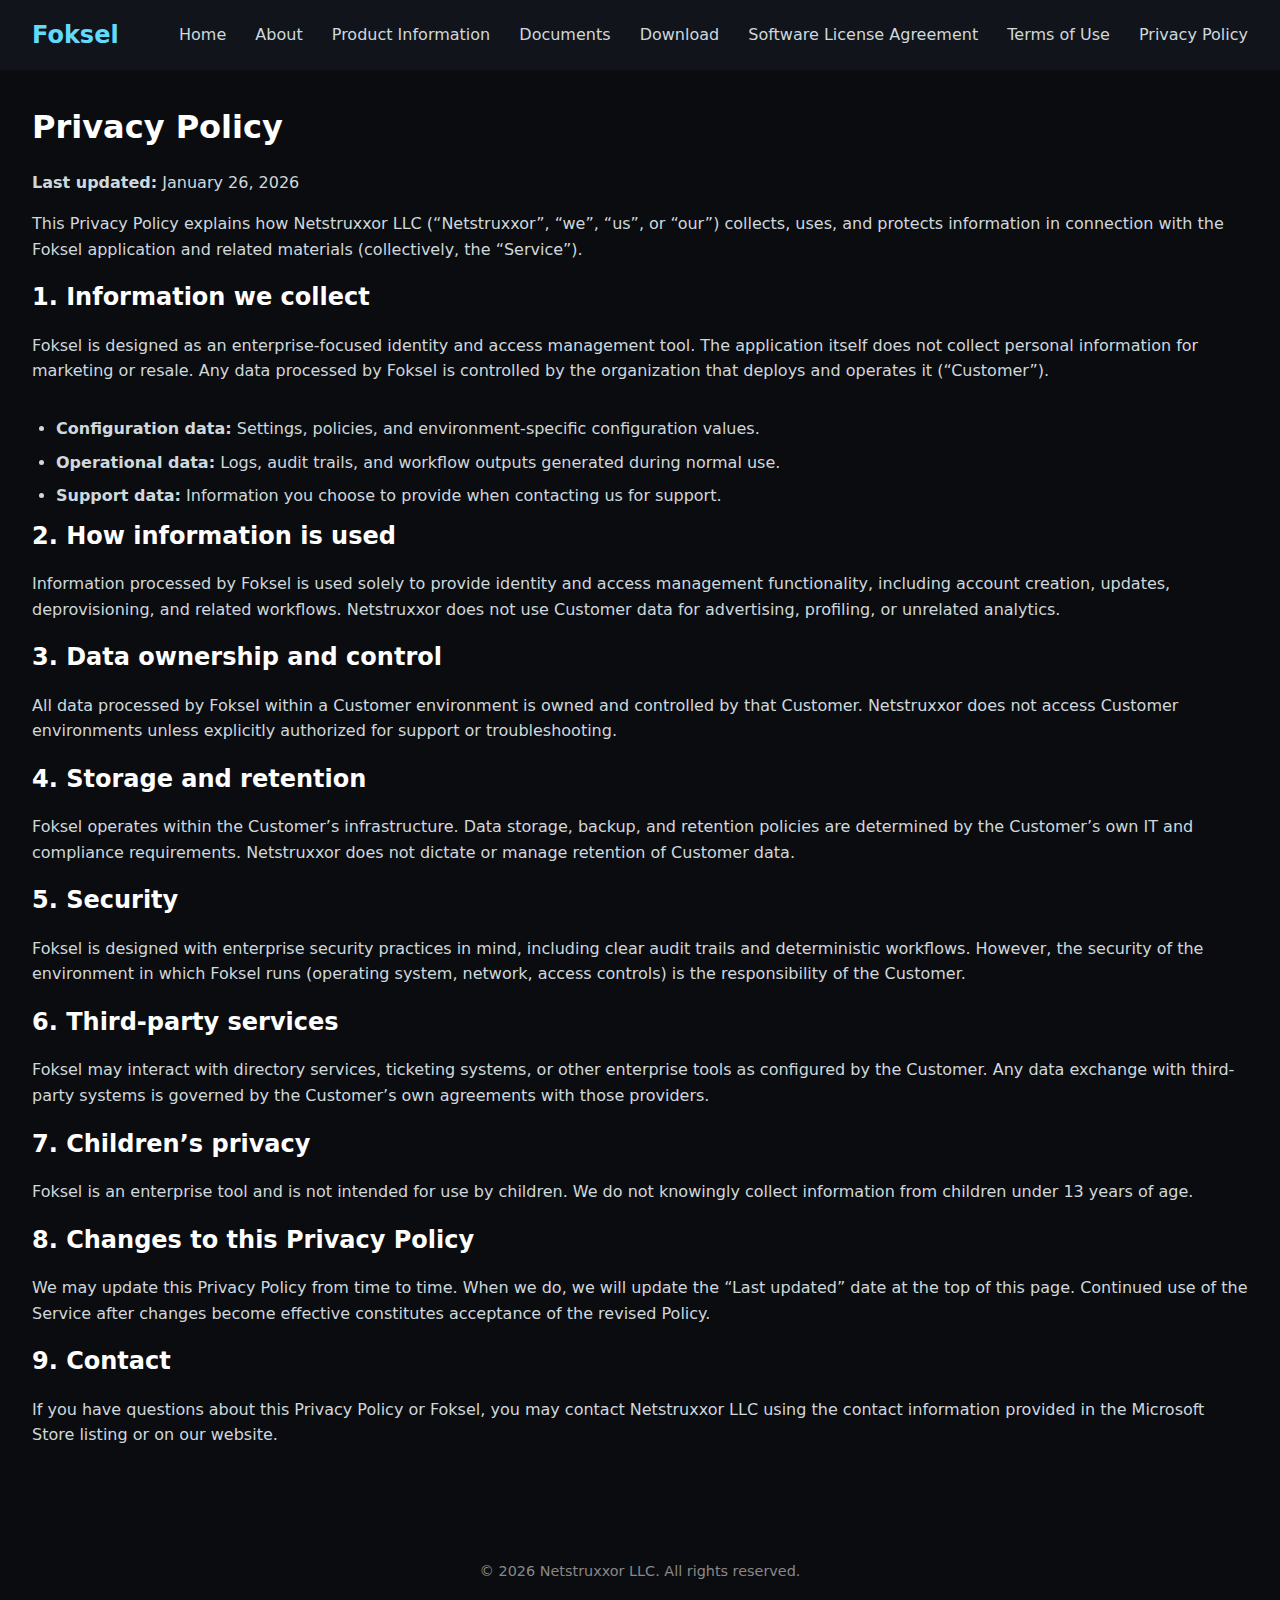
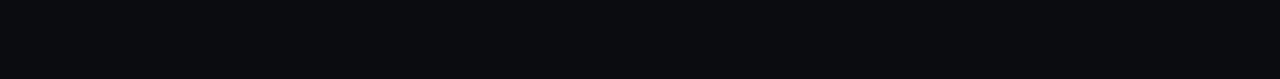
<file: privacy.html>
<!DOCTYPE html>
<html lang="en">
<head>
    <meta charset="UTF-8">
    <title>Privacy Policy | Foksel</title>
    <meta name="viewport" content="width=device-width, initial-scale=1">
    <link rel="stylesheet" href="styles.css">
</head>
<body>
<header>
        <div class="logo">Foksel</div>
        <nav>
            <a href="index.html">Home</a>
            <a href="about.html">About</a>
            <a href="products.html">Product Information</a>
            <a href="documents.html">Documents</a>
            <a href="download.html">Download</a>
            <a href="license.html">Software License Agreement</a> 
            <a href="terms-of-use.html">Terms of Use</a> 
            <a href="privacy.html">Privacy Policy</a>
        </nav>
    </header>

<main>
    <section class="section">
        <h1>Privacy Policy</h1>
        <p><strong>Last updated:</strong> January 26, 2026</p>

        <p>
            This Privacy Policy explains how Netstruxxor LLC (“Netstruxxor”, “we”, “us”, or “our”) collects, uses,
            and protects information in connection with the Foksel application and related materials
            (collectively, the “Service”).
        </p>

        <h2>1. Information we collect</h2>
        <p>
            Foksel is designed as an enterprise-focused identity and access management tool. The application itself
            does not collect personal information for marketing or resale. Any data processed by Foksel is controlled
            by the organization that deploys and operates it (“Customer”).
        </p>
        <ul class="hero-points">
            <li><strong>Configuration data:</strong> Settings, policies, and environment-specific configuration values.</li>
            <li><strong>Operational data:</strong> Logs, audit trails, and workflow outputs generated during normal use.</li>
            <li><strong>Support data:</strong> Information you choose to provide when contacting us for support.</li>
        </ul>

        <h2>2. How information is used</h2>
        <p>
            Information processed by Foksel is used solely to provide identity and access management functionality,
            including account creation, updates, deprovisioning, and related workflows. Netstruxxor does not use
            Customer data for advertising, profiling, or unrelated analytics.
        </p>

        <h2>3. Data ownership and control</h2>
        <p>
            All data processed by Foksel within a Customer environment is owned and controlled by that Customer.
            Netstruxxor does not access Customer environments unless explicitly authorized for support or troubleshooting.
        </p>

        <h2>4. Storage and retention</h2>
        <p>
            Foksel operates within the Customer’s infrastructure. Data storage, backup, and retention policies are
            determined by the Customer’s own IT and compliance requirements. Netstruxxor does not dictate or manage
            retention of Customer data.
        </p>

        <h2>5. Security</h2>
        <p>
            Foksel is designed with enterprise security practices in mind, including clear audit trails and deterministic
            workflows. However, the security of the environment in which Foksel runs (operating system, network, access
            controls) is the responsibility of the Customer.
        </p>

        <h2>6. Third-party services</h2>
        <p>
            Foksel may interact with directory services, ticketing systems, or other enterprise tools as configured by
            the Customer. Any data exchange with third-party systems is governed by the Customer’s own agreements with
            those providers.
        </p>

        <h2>7. Children’s privacy</h2>
        <p>
            Foksel is an enterprise tool and is not intended for use by children. We do not knowingly collect information
            from children under 13 years of age.
        </p>

        <h2>8. Changes to this Privacy Policy</h2>
        <p>
            We may update this Privacy Policy from time to time. When we do, we will update the “Last updated” date at
            the top of this page. Continued use of the Service after changes become effective constitutes acceptance of
            the revised Policy.
        </p>

        <h2>9. Contact</h2>
        <p>
            If you have questions about this Privacy Policy or Foksel, you may contact Netstruxxor LLC using the contact
            information provided in the Microsoft Store listing or on our website.
        </p>
    </section>
</main>

<footer>
    &copy; <span id="year"></span> Netstruxxor LLC. All rights reserved.
</footer>

<script>
    document.getElementById('year').textContent = new Date().getFullYear();
</script>
</body>
</html>
</file>
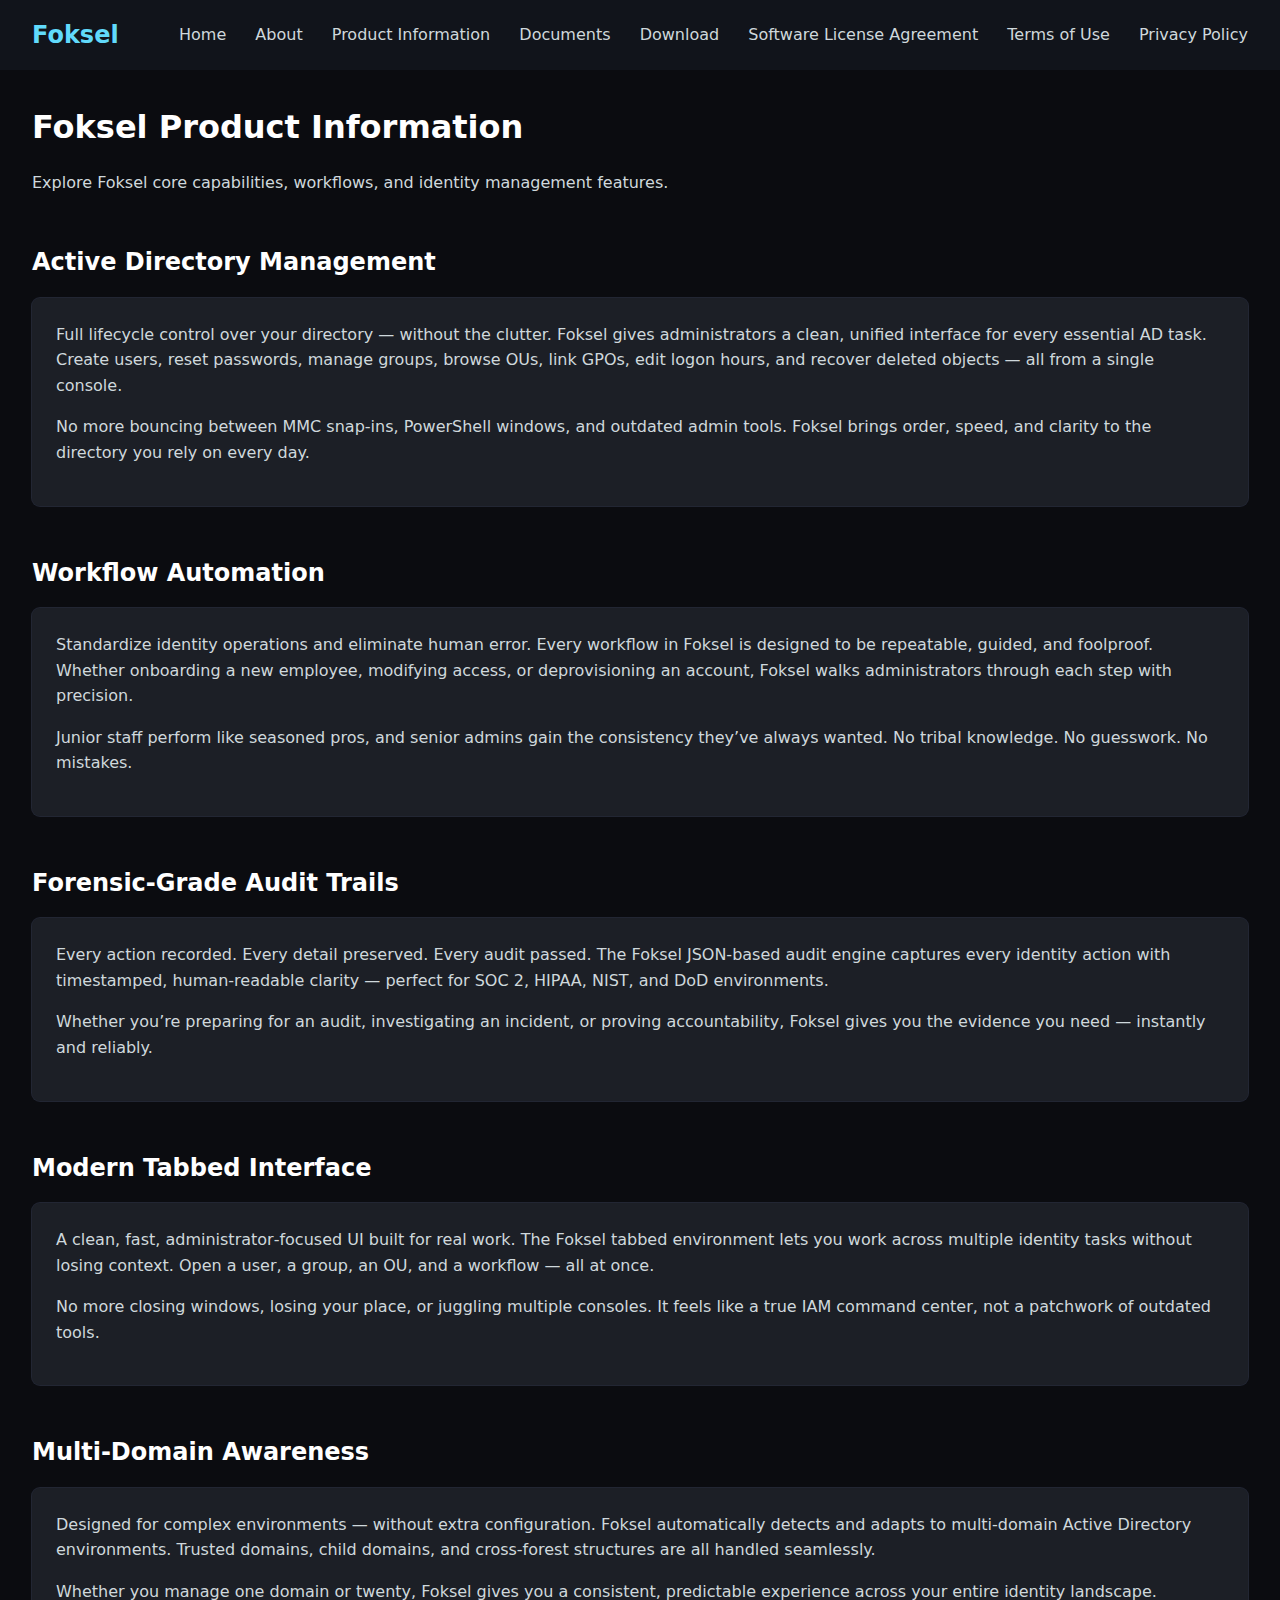
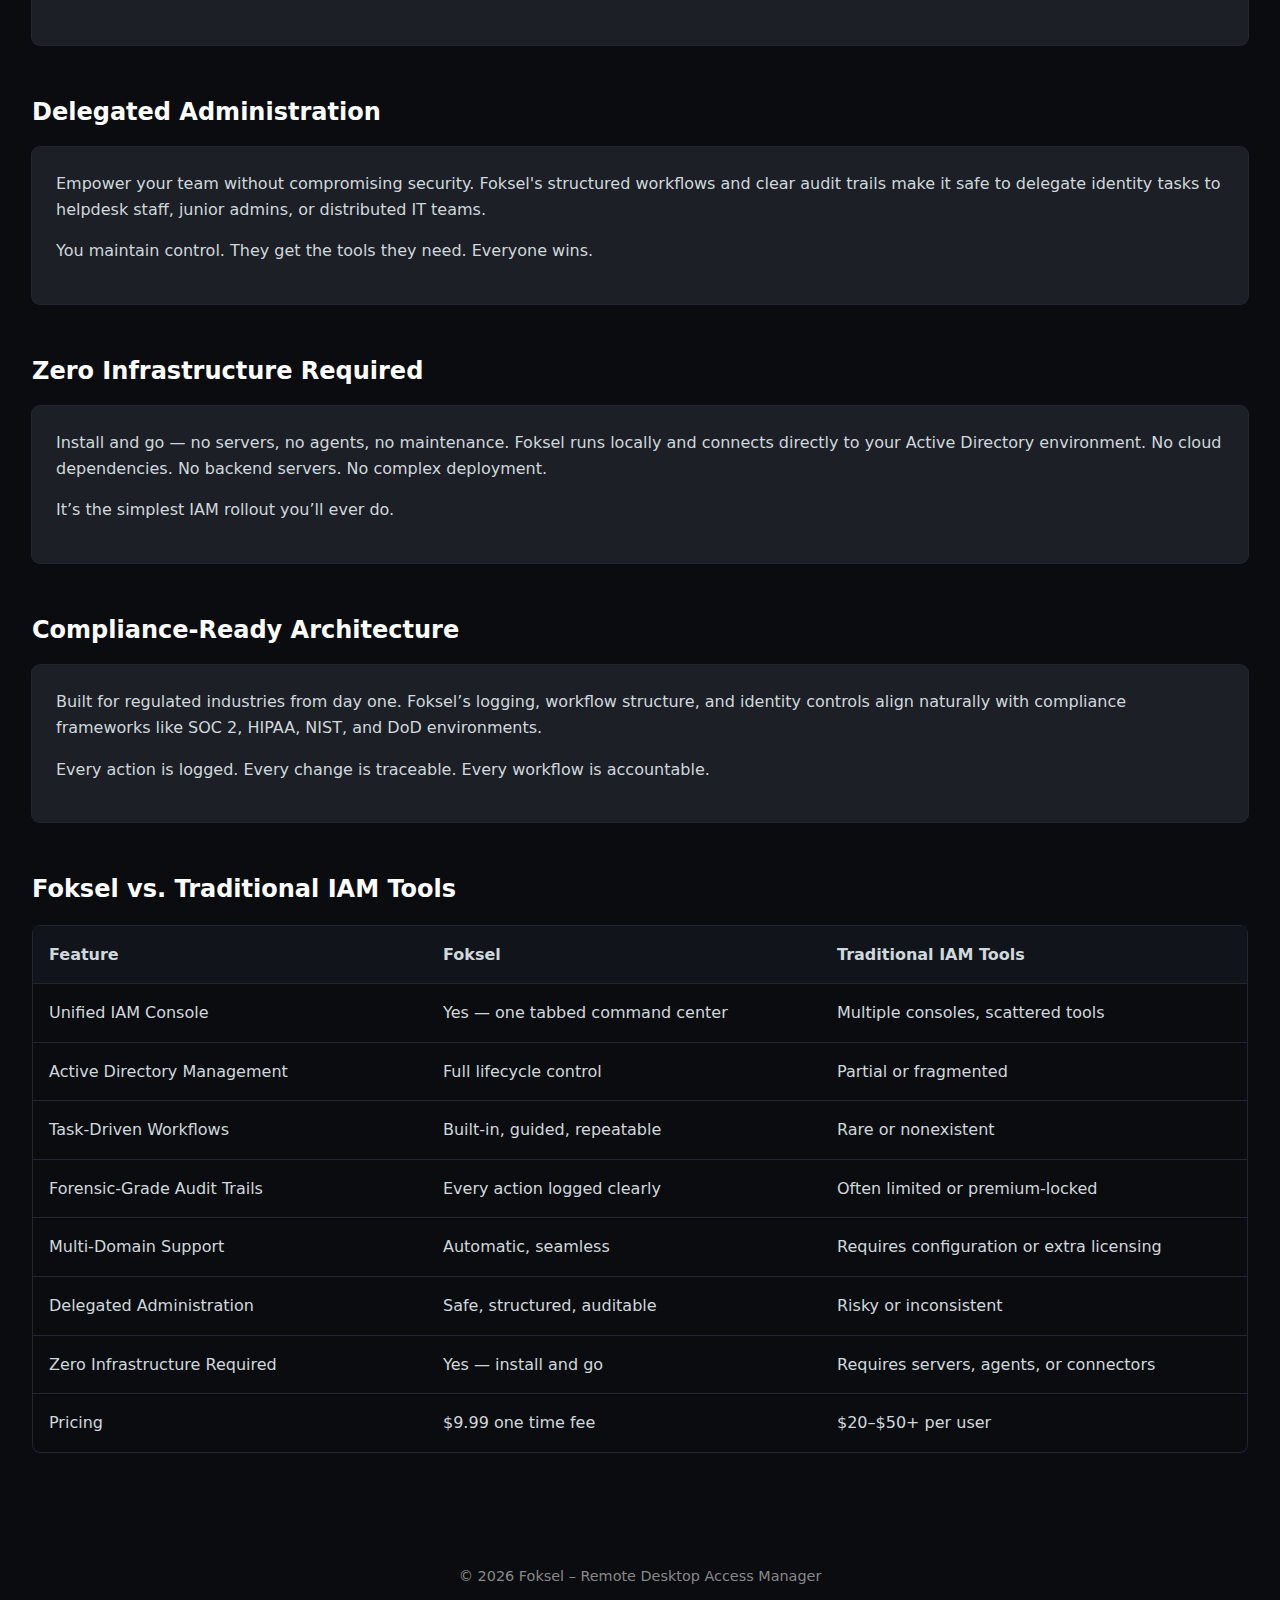
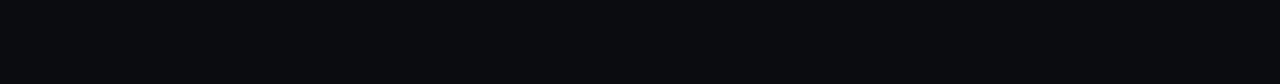
<file: products.html>
<!DOCTYPE html>
<html lang="en">
<head>
    <meta charset="UTF-8">
    <title>Foksel Product Information</title>
    <link rel="stylesheet" href="styles.css">
</head>
<body>

    <header>
        <div class="logo">Foksel</div>
        <nav>
            <a href="index.html">Home</a>
            <a href="about.html">About</a>
            <a href="products.html">Product Information</a>
            <a href="documents.html">Documents</a>
            <a href="download.html">Download</a>
            <a href="license.html">Software License Agreement</a> 
            <a href="terms-of-use.html">Terms of Use</a> 
            <a href="privacy.html">Privacy Policy</a>
        </nav>
    </header>

    <main>

        <section class="section">
            <h1>Foksel Product Information</h1>
            <p>Explore Foksel core capabilities, workflows, and identity management features.</p>
        </section>

        <!-- FEATURE DEEP-DIVE: Active Directory Management -->
        <section class="section" id="ad-management">
            <h2>Active Directory Management</h2>
            <div class="card">
                <p>
                    Full lifecycle control over your directory — without the clutter. Foksel gives administrators a clean,
                    unified interface for every essential AD task. Create users, reset passwords, manage groups, browse OUs,
                    link GPOs, edit logon hours, and recover deleted objects — all from a single console.
                </p>
                <p>
                    No more bouncing between MMC snap‑ins, PowerShell windows, and outdated admin tools. Foksel brings order,
                    speed, and clarity to the directory you rely on every day.
                </p>
            </div>
        </section>

        <!-- FEATURE DEEP-DIVE: Workflow Automation -->
        <section class="section" id="workflow-automation">
            <h2>Workflow Automation</h2>
            <div class="card">
                <p>
                    Standardize identity operations and eliminate human error. Every workflow in Foksel is designed to be
                    repeatable, guided, and foolproof. Whether onboarding a new employee, modifying access, or
                    deprovisioning an account, Foksel walks administrators through each step with precision.
                </p>
                <p>
                    Junior staff perform like seasoned pros, and senior admins gain the consistency they’ve always wanted.
                    No tribal knowledge. No guesswork. No mistakes.
                </p>
            </div>
        </section>

        <!-- FEATURE DEEP-DIVE: Audit Trails -->
        <section class="section" id="audit-trails">
            <h2>Forensic‑Grade Audit Trails</h2>
            <div class="card">
                <p>
                    Every action recorded. Every detail preserved. Every audit passed. The Foksel JSON‑based audit engine
                    captures every identity action with timestamped, human‑readable clarity — perfect for SOC 2, HIPAA,
                    NIST, and DoD environments.
                </p>
                <p>
                    Whether you’re preparing for an audit, investigating an incident, or proving accountability, Foksel gives
                    you the evidence you need — instantly and reliably.
                </p>
            </div>
        </section>

        <!-- FEATURE DEEP-DIVE: Tabbed Interface -->
        <section class="section" id="tabbed-interface">
            <h2>Modern Tabbed Interface</h2>
            <div class="card">
                <p>
                    A clean, fast, administrator‑focused UI built for real work. The Foksel tabbed environment lets you work
                    across multiple identity tasks without losing context. Open a user, a group, an OU, and a workflow —
                    all at once.
                </p>
                <p>
                    No more closing windows, losing your place, or juggling multiple consoles. It feels like a true IAM
                    command center, not a patchwork of outdated tools.
                </p>
            </div>
        </section>

        <!-- FEATURE DEEP-DIVE: Multi-Domain Awareness -->
        <section class="section" id="multi-domain">
            <h2>Multi‑Domain Awareness</h2>
            <div class="card">
                <p>
                    Designed for complex environments — without extra configuration. Foksel automatically detects and adapts
                    to multi‑domain Active Directory environments. Trusted domains, child domains, and cross‑forest
                    structures are all handled seamlessly.
                </p>
                <p>
                    Whether you manage one domain or twenty, Foksel gives you a consistent, predictable experience across your
                    entire identity landscape.
                </p>
            </div>
        </section>

        <!-- FEATURE DEEP-DIVE: Delegated Administration -->
        <section class="section" id="delegated-admin">
            <h2>Delegated Administration</h2>
            <div class="card">
                <p>
                    Empower your team without compromising security. Foksel's structured workflows and clear audit trails make
                    it safe to delegate identity tasks to helpdesk staff, junior admins, or distributed IT teams.
                </p>
                <p>
                    You maintain control. They get the tools they need. Everyone wins.
                </p>
            </div>
        </section>

        <!-- FEATURE DEEP-DIVE: Zero Infrastructure -->
        <section class="section" id="zero-infra">
            <h2>Zero Infrastructure Required</h2>
            <div class="card">
                <p>
                    Install and go — no servers, no agents, no maintenance. Foksel runs locally and connects directly to your
                    Active Directory environment. No cloud dependencies. No backend servers. No complex deployment.
                </p>
                <p>
                    It’s the simplest IAM rollout you’ll ever do.
                </p>
            </div>
        </section>

        <!-- FEATURE DEEP-DIVE: Compliance -->
        <section class="section" id="compliance">
            <h2>Compliance‑Ready Architecture</h2>
            <div class="card">
                <p>
                    Built for regulated industries from day one. Foksel’s logging, workflow structure, and identity controls
                    align naturally with compliance frameworks like SOC 2, HIPAA, NIST, and DoD environments.
                </p>
                <p>
                    Every action is logged. Every change is traceable. Every workflow is accountable.
                </p>
            </div>
        </section>

        <!-- COMPARISON GRID -->
        <section class="section">
            <h2>Foksel vs. Traditional IAM Tools</h2>

            <div class="comparison-grid">
                <div class="comparison-row header">
                    <div>Feature</div>
                    <div>Foksel</div>
                    <div>Traditional IAM Tools</div>
                </div>

                <div class="comparison-row">
                    <div>Unified IAM Console</div>
                    <div>Yes — one tabbed command center</div>
                    <div>Multiple consoles, scattered tools</div>
                </div>

                <div class="comparison-row">
                    <div>Active Directory Management</div>
                    <div>Full lifecycle control</div>
                    <div>Partial or fragmented</div>
                </div>

                <div class="comparison-row">
                    <div>Task‑Driven Workflows</div>
                    <div>Built‑in, guided, repeatable</div>
                    <div>Rare or nonexistent</div>
                </div>

                <div class="comparison-row">
                    <div>Forensic‑Grade Audit Trails</div>
                    <div>Every action logged clearly</div>
                    <div>Often limited or premium‑locked</div>
                </div>

                <div class="comparison-row">
                    <div>Multi‑Domain Support</div>
                    <div>Automatic, seamless</div>
                    <div>Requires configuration or extra licensing</div>
                </div>

                <div class="comparison-row">
                    <div>Delegated Administration</div>
                    <div>Safe, structured, auditable</div>
                    <div>Risky or inconsistent</div>
                </div>

                <div class="comparison-row">
                    <div>Zero Infrastructure Required</div>
                    <div>Yes — install and go</div>
                    <div>Requires servers, agents, or connectors</div>
                </div>

                <div class="comparison-row">
                    <div>Pricing</div>
                    <div>$9.99 one time fee</div>
                    <div>$20–$50+ per user</div>
                </div>                
            </div>
        </section>

    </main>

    <footer>
        &copy; <span id="year"></span> Foksel – Remote Desktop Access Manager
    </footer>

    <script>
        document.getElementById("year").textContent = new Date().getFullYear();
    </script>

</body>
</html>
</file>
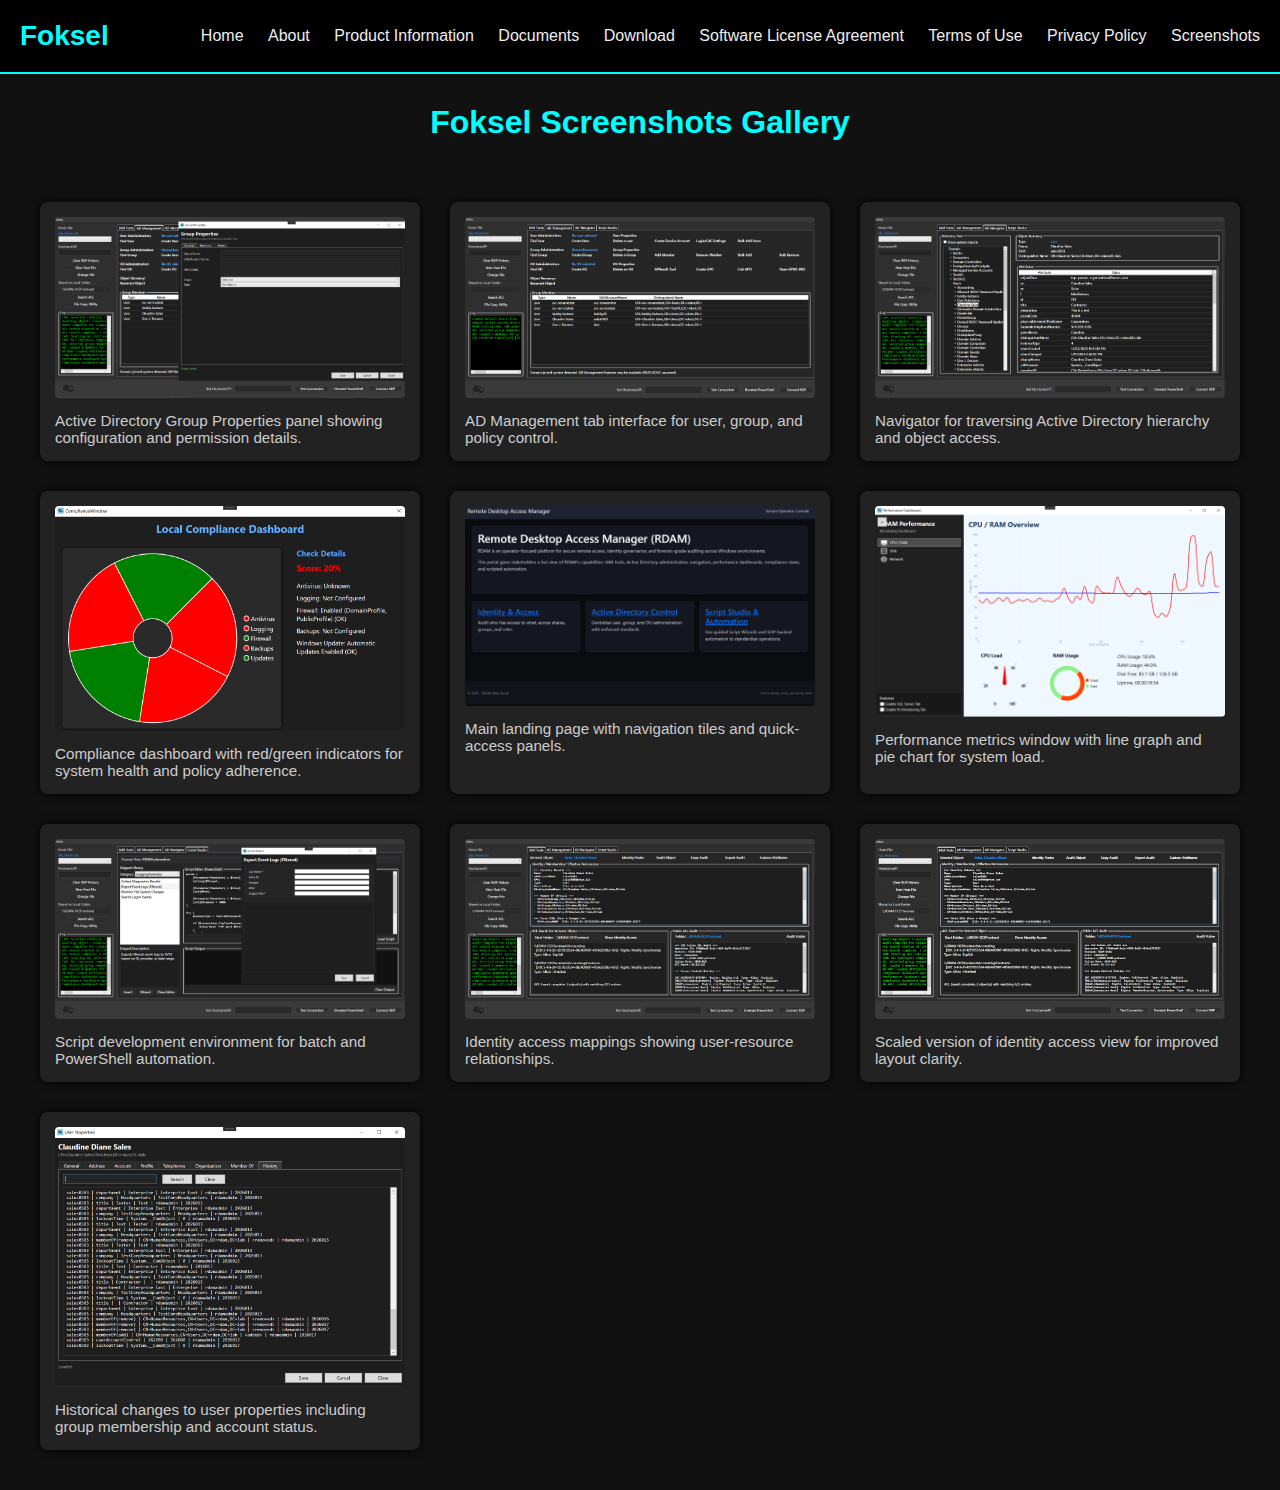
<file: screenshots.html>
<!DOCTYPE html>
<html lang="en">
<head>
    <meta charset="UTF-8" />
    <meta name="viewport" content="width=device-width, initial-scale=1.0" />
    <title>Screenshots Gallery</title>
    <style>
        body {
            font-family: Arial, sans-serif;
            background-color: #111;
            color: #eee;
            margin: 0;
        }

        header {
            background-color: #000;
            padding: 20px;
            display: flex;
            justify-content: space-between;
            align-items: center;
            border-bottom: 2px solid #00ffff;
        }

        .logo {
            font-size: 28px;
            font-weight: bold;
            color: #00ffff;
        }

        nav a {
            color: #eee;
            margin-left: 20px;
            text-decoration: none;
            font-size: 16px;
        }

        nav a:hover {
            color: #00ffff;
        }

        h1 {
            text-align: center;
            color: #00ffff;
            margin-top: 30px;
        }

        .gallery {
            display: grid;
            grid-template-columns: repeat(auto-fit, minmax(300px, 1fr));
            gap: 30px;
            padding: 40px;
        }

        .screenshot {
            background-color: #222;
            border-radius: 8px;
            padding: 15px;
            box-shadow: 0 0 10px #000;
        }

        .screenshot img {
            width: 100%;
            border-radius: 4px;
            cursor: pointer;
        }

        .caption {
            margin-top: 10px;
            font-size: 0.95em;
            color: #ccc;
        }
    </style>
</head>

<body>

    <!-- Consistent Header -->
    <header>
        <div class="logo">Foksel</div>
        <nav>
            <a href="index.html">Home</a>
            <a href="about.html">About</a>
            <a href="products.html">Product Information</a>
            <a href="documents.html">Documents</a>
            <a href="download.html">Download</a>
            <a href="license.html">Software License Agreement</a>
            <a href="terms-of-use.html">Terms of Use</a>
            <a href="privacy.html">Privacy Policy</a>
            <a href="screenshots.html">Screenshots</a>
        </nav>
    </header>

    <h1>Foksel Screenshots Gallery</h1>

    <div class="gallery">

        <div class="screenshot">
            <a href="images/ADManagementGroupProp.png" target="_blank">
                <img src="images/ADManagementGroupProp.png" alt="ADManagementGroupProp">
            </a>
            <div class="caption">Active Directory Group Properties panel showing configuration and permission details.</div>
        </div>

        <div class="screenshot">
            <a href="images/ADManagementTab.png" target="_blank">
                <img src="images/ADManagementTab.png" alt="ADManagementTab">
            </a>
            <div class="caption">AD Management tab interface for user, group, and policy control.</div>
        </div>

        <div class="screenshot">
            <a href="images/ADNavigator.png" target="_blank">
                <img src="images/ADNavigator.png" alt="ADNavigator">
            </a>
            <div class="caption">Navigator for traversing Active Directory hierarchy and object access.</div>
        </div>

        <div class="screenshot">
            <a href="images/CompDash.png" target="_blank">
                <img src="images/CompDash.png" alt="CompDash">
            </a>
            <div class="caption">Compliance dashboard with red/green indicators for system health and policy adherence.</div>
        </div>

        <div class="screenshot">
            <a href="images/HomePage.png" target="_blank">
                <img src="images/HomePage.png" alt="HomePage">
            </a>
            <div class="caption">Main landing page with navigation tiles and quick-access panels.</div>
        </div>

        <div class="screenshot">
            <a href="images/PerfWindow.png" target="_blank">
                <img src="images/PerfWindow.png" alt="PerfWindow">
            </a>
            <div class="caption">Performance metrics window with line graph and pie chart for system load.</div>
        </div>

        <div class="screenshot">
            <a href="images/ScriptStudio.png" target="_blank">
                <img src="images/ScriptStudio.png" alt="ScriptStudio">
            </a>
            <div class="caption">Script development environment for batch and PowerShell automation.</div>
        </div>

        <div class="screenshot">
            <a href="images/ShowIdentityAccess.png" target="_blank">
                <img src="images/ShowIdentityAccess.png" alt="ShowIdentityAccess">
            </a>
            <div class="caption">Identity access mappings showing user-resource relationships.</div>
        </div>

        <div class="screenshot">
            <a href="images/ShowIdentityAccessScaled.png" target="_blank">
                <img src="images/ShowIdentityAccessScaled.png" alt="ShowIdentityAccessScaled">
            </a>
            <div class="caption">Scaled version of identity access view for improved layout clarity.</div>
        </div>

        <div class="screenshot">
            <a href="images/UserPropertiesHistory.png" target="_blank">
                <img src="images/UserPropertiesHistory.png" alt="UserPropertiesHistory">
            </a>
            <div class="caption">Historical changes to user properties including group membership and account status.</div>
        </div>

    </div>

</body>
</html>
</file>
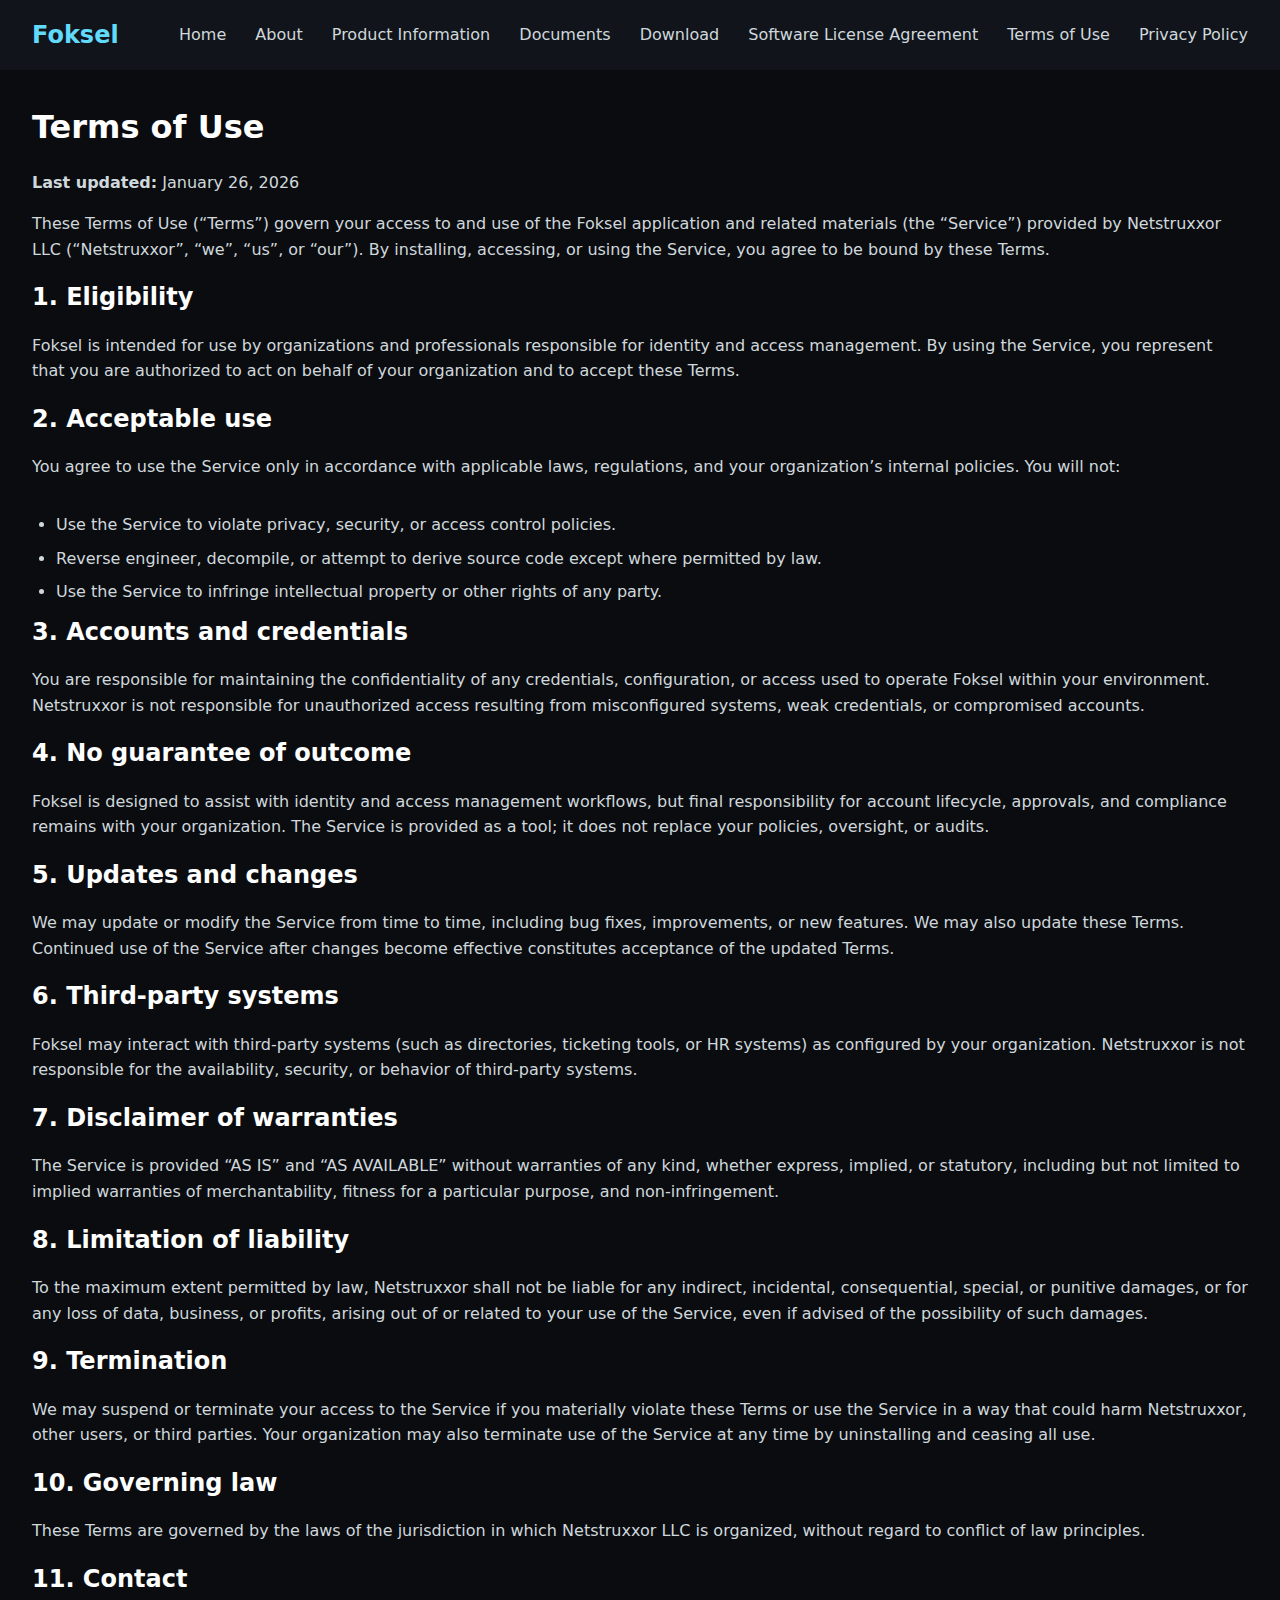
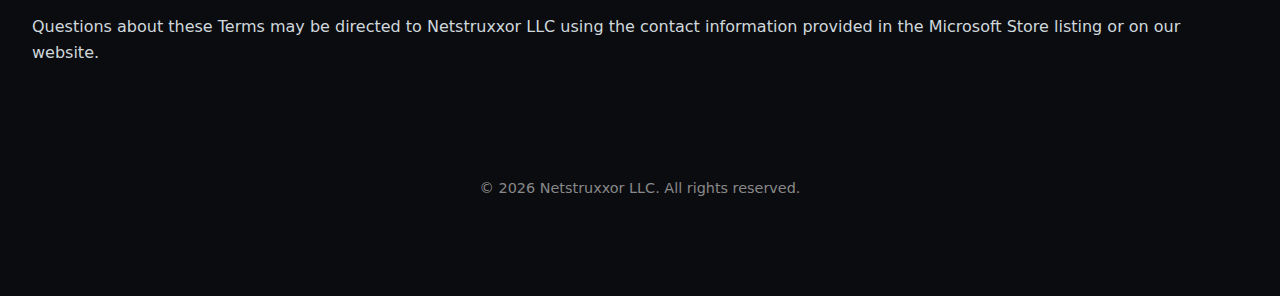
<file: terms-of-use.html>
<!DOCTYPE html>
<html lang="en">
<head>
    <meta charset="UTF-8">
    <title>Terms of Use | Foksel</title>
    <meta name="viewport" content="width=device-width, initial-scale=1">
    <link rel="stylesheet" href="styles.css">
</head>
<body>
<header>
        <div class="logo">Foksel</div>
        <nav>
            <a href="index.html">Home</a>
            <a href="about.html">About</a>
            <a href="products.html">Product Information</a>
            <a href="documents.html">Documents</a>
            <a href="download.html">Download</a>
            <a href="license.html">Software License Agreement</a> 
            <a href="terms-of-use.html">Terms of Use</a> 
            <a href="privacy.html">Privacy Policy</a>
        </nav>
    </header>

<main>
    <section class="section">
        <h1>Terms of Use</h1>
        <p><strong>Last updated:</strong> January 26, 2026</p>

        <p>
            These Terms of Use (“Terms”) govern your access to and use of the Foksel application and related materials
            (the “Service”) provided by Netstruxxor LLC (“Netstruxxor”, “we”, “us”, or “our”).
            By installing, accessing, or using the Service, you agree to be bound by these Terms.
        </p>

        <h2>1. Eligibility</h2>
        <p>
            Foksel is intended for use by organizations and professionals responsible for identity and access management.
            By using the Service, you represent that you are authorized to act on behalf of your organization and to
            accept these Terms.
        </p>

        <h2>2. Acceptable use</h2>
        <p>
            You agree to use the Service only in accordance with applicable laws, regulations, and your organization’s
            internal policies. You will not:
        </p>
        <ul class="hero-points">
            <li>Use the Service to violate privacy, security, or access control policies.</li>
            <li>Reverse engineer, decompile, or attempt to derive source code except where permitted by law.</li>
            <li>Use the Service to infringe intellectual property or other rights of any party.</li>
        </ul>

        <h2>3. Accounts and credentials</h2>
        <p>
            You are responsible for maintaining the confidentiality of any credentials, configuration, or access used to
            operate Foksel within your environment. Netstruxxor is not responsible for unauthorized access resulting from
            misconfigured systems, weak credentials, or compromised accounts.
        </p>

        <h2>4. No guarantee of outcome</h2>
        <p>
            Foksel is designed to assist with identity and access management workflows, but final responsibility for
            account lifecycle, approvals, and compliance remains with your organization. The Service is provided as a
            tool; it does not replace your policies, oversight, or audits.
        </p>

        <h2>5. Updates and changes</h2>
        <p>
            We may update or modify the Service from time to time, including bug fixes, improvements, or new features.
            We may also update these Terms. Continued use of the Service after changes become effective constitutes
            acceptance of the updated Terms.
        </p>

        <h2>6. Third-party systems</h2>
        <p>
            Foksel may interact with third-party systems (such as directories, ticketing tools, or HR systems) as
            configured by your organization. Netstruxxor is not responsible for the availability, security, or behavior
            of third-party systems.
        </p>

        <h2>7. Disclaimer of warranties</h2>
        <p>
            The Service is provided “AS IS” and “AS AVAILABLE” without warranties of any kind, whether express, implied,
            or statutory, including but not limited to implied warranties of merchantability, fitness for a particular
            purpose, and non-infringement.
        </p>

        <h2>8. Limitation of liability</h2>
        <p>
            To the maximum extent permitted by law, Netstruxxor shall not be liable for any indirect, incidental,
            consequential, special, or punitive damages, or for any loss of data, business, or profits, arising out of
            or related to your use of the Service, even if advised of the possibility of such damages.
        </p>

        <h2>9. Termination</h2>
        <p>
            We may suspend or terminate your access to the Service if you materially violate these Terms or use the
            Service in a way that could harm Netstruxxor, other users, or third parties. Your organization may also
            terminate use of the Service at any time by uninstalling and ceasing all use.
        </p>

        <h2>10. Governing law</h2>
        <p>
            These Terms are governed by the laws of the jurisdiction in which Netstruxxor LLC is organized, without
            regard to conflict of law principles.
        </p>

        <h2>11. Contact</h2>
        <p>
            Questions about these Terms may be directed to Netstruxxor LLC using the contact information provided in
            the Microsoft Store listing or on our website.
        </p>
    </section>
</main>

<footer>
    &copy; <span id="year"></span> Netstruxxor LLC. All rights reserved.
</footer>

<script>
    document.getElementById('year').textContent = new Date().getFullYear();
</script>
</body>
</html>
</file>
<file: styles.css>
/* Base Reset */
* {
    margin: 0;
    padding: 0;
    box-sizing: border-box;
}

body {
    font-family: system-ui, sans-serif;
    background-color: #0b0c10;
    color: #cfd8dc;
    line-height: 1.6;
    padding-bottom: 4rem;
}

html {
    scroll-behavior: smooth;
}

main {
    padding: 2rem;
}

header {
    background-color: #11141b;
    padding: 1rem 2rem;
    display: flex;
    justify-content: space-between;
    align-items: center;
    position: sticky;
    top: 0;
    z-index: 1000;
}

.logo {
    font-size: 1.5rem;
    font-weight: bold;
    color: #61dafb;
}

nav a {
    color: #cfd8dc;
    text-decoration: none;
    margin-left: 1.5rem;
    font-weight: 500;
}

    nav a:hover {
        color: #61dafb;
    }

footer {
    text-align: center;
    padding: 2rem;
    font-size: 0.9rem;
    color: #888;
}

/* Sections */
.section {
    margin-bottom: 3rem;
}

    .section h1,
    .section h2,
    .section h3 {
        margin-bottom: 1rem;
        color: #ffffff;
    }

    .section p {
        margin-bottom: 1rem;
    }

/* Cards */
.card {
    background-color: #1c1f26;
    padding: 1.5rem;
    border-radius: 8px;
    box-shadow: 0 0 0 1px #222633;
    margin-bottom: 1.5rem;
}

    .card h3 {
        margin-bottom: 0.5rem;
    }

.card-link-heading {
    color: #61dafb;
    text-decoration: none;
}

    .card-link-heading:hover {
        text-decoration: underline;
    }

/* Grid Layout */
.grid-3 {
    display: grid;
    grid-template-columns: repeat(3, 1fr);
    gap: 1.5rem;
}

/* Hero Section */
.hero-title {
    font-size: 2rem;
    font-weight: bold;
    margin-bottom: 1rem;
}

.hero-subtitle {
    font-size: 1.2rem;
    margin-bottom: 2rem;
}

.hero-points {
    list-style: disc;
    margin-left: 1.5rem;
    margin-top: 2rem;
}

    .hero-points li {
        margin-bottom: 0.5rem;
    }

/* CTA Buttons */
.cta-row {
    display: flex;
    gap: 1rem;
    margin-top: 1.5rem;
    flex-wrap: wrap;
}

.btn-primary {
    background: #61dafb;
    color: #0b0c10;
    padding: 0.8rem 1.6rem;
    border-radius: 6px;
    font-weight: 700;
    text-decoration: none;
    display: inline-block;
}

    .btn-primary:hover {
        background: #4ac3e4;
    }

.btn-secondary {
    border: 1px solid #61dafb;
    color: #61dafb;
    padding: 0.8rem 1.6rem;
    border-radius: 6px;
    text-decoration: none;
    display: inline-block;
}

    .btn-secondary:hover {
        background: #61dafb;
        color: #0b0c10;
    }

/* Document List */
.doc-list {
    list-style: none;
    padding-left: 0;
}

    .doc-list li {
        margin-bottom: 0.75rem;
    }

    .doc-list a {
        color: #61dafb;
        text-decoration: none;
        font-size: 1.05rem;
    }

        .doc-list a:hover {
            text-decoration: underline;
        }

/* Comparison Table */
.comparison-grid {
    display: grid;
    grid-template-columns: 1fr;
    border: 1px solid #222633;
    border-radius: 8px;
}

.comparison-row {
    display: grid;
    grid-template-columns: 1fr 1fr 1fr;
    padding: 1rem;
    border-bottom: 1px solid #222633;
}

    .comparison-row.header {
        background: #11141b;
        font-weight: 700;
    }

    .comparison-row:last-child {
        border-bottom: none;
    }

/* Mobile Responsiveness */
@media (max-width: 768px) {
    .grid-3 {
        grid-template-columns: 1fr;
        gap: 1rem;
    }

    nav a {
        margin-left: 0.75rem;
        font-size: 0.9rem;
    }

    .cta-row {
        flex-direction: column;
        gap: 1rem;
    }

    .comparison-row {
        grid-template-columns: 1fr;
    }
}
.hero-screenshot {
    margin-top: 2rem;
    text-align: center;
}

    .hero-screenshot img {
        max-width: 100%;
        border-radius: 8px;
        box-shadow: 0 0 0 1px #222633;
    }
.screenshot-preview {
  margin: 2rem auto;
  text-align: center;
}

.screenshot-preview img {
  width: 900px;        /* Adjust this to match the size you showed */
  max-width: 100%;     /* Responsive fallback */
  height: auto;
  border-radius: 6px;
  box-shadow: 0 0 12px rgba(0,0,0,0.15);
}
</file>
